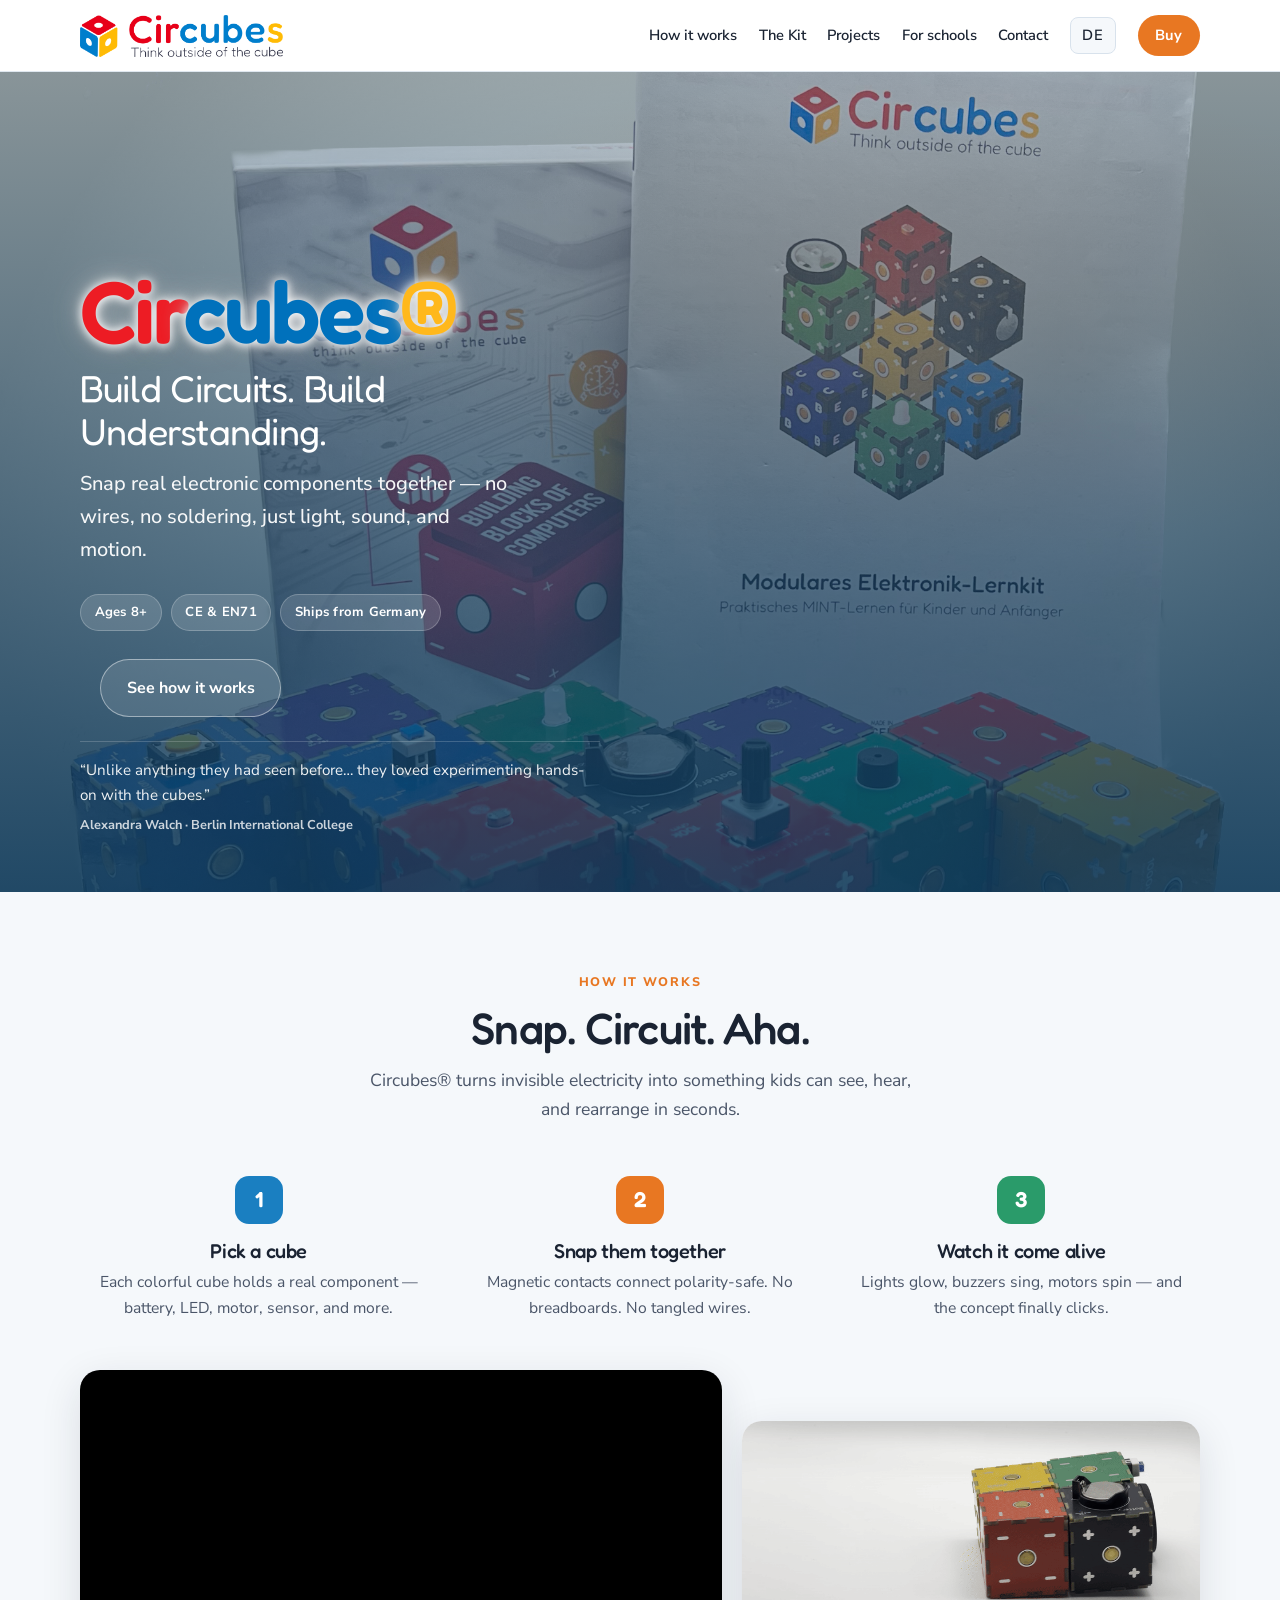
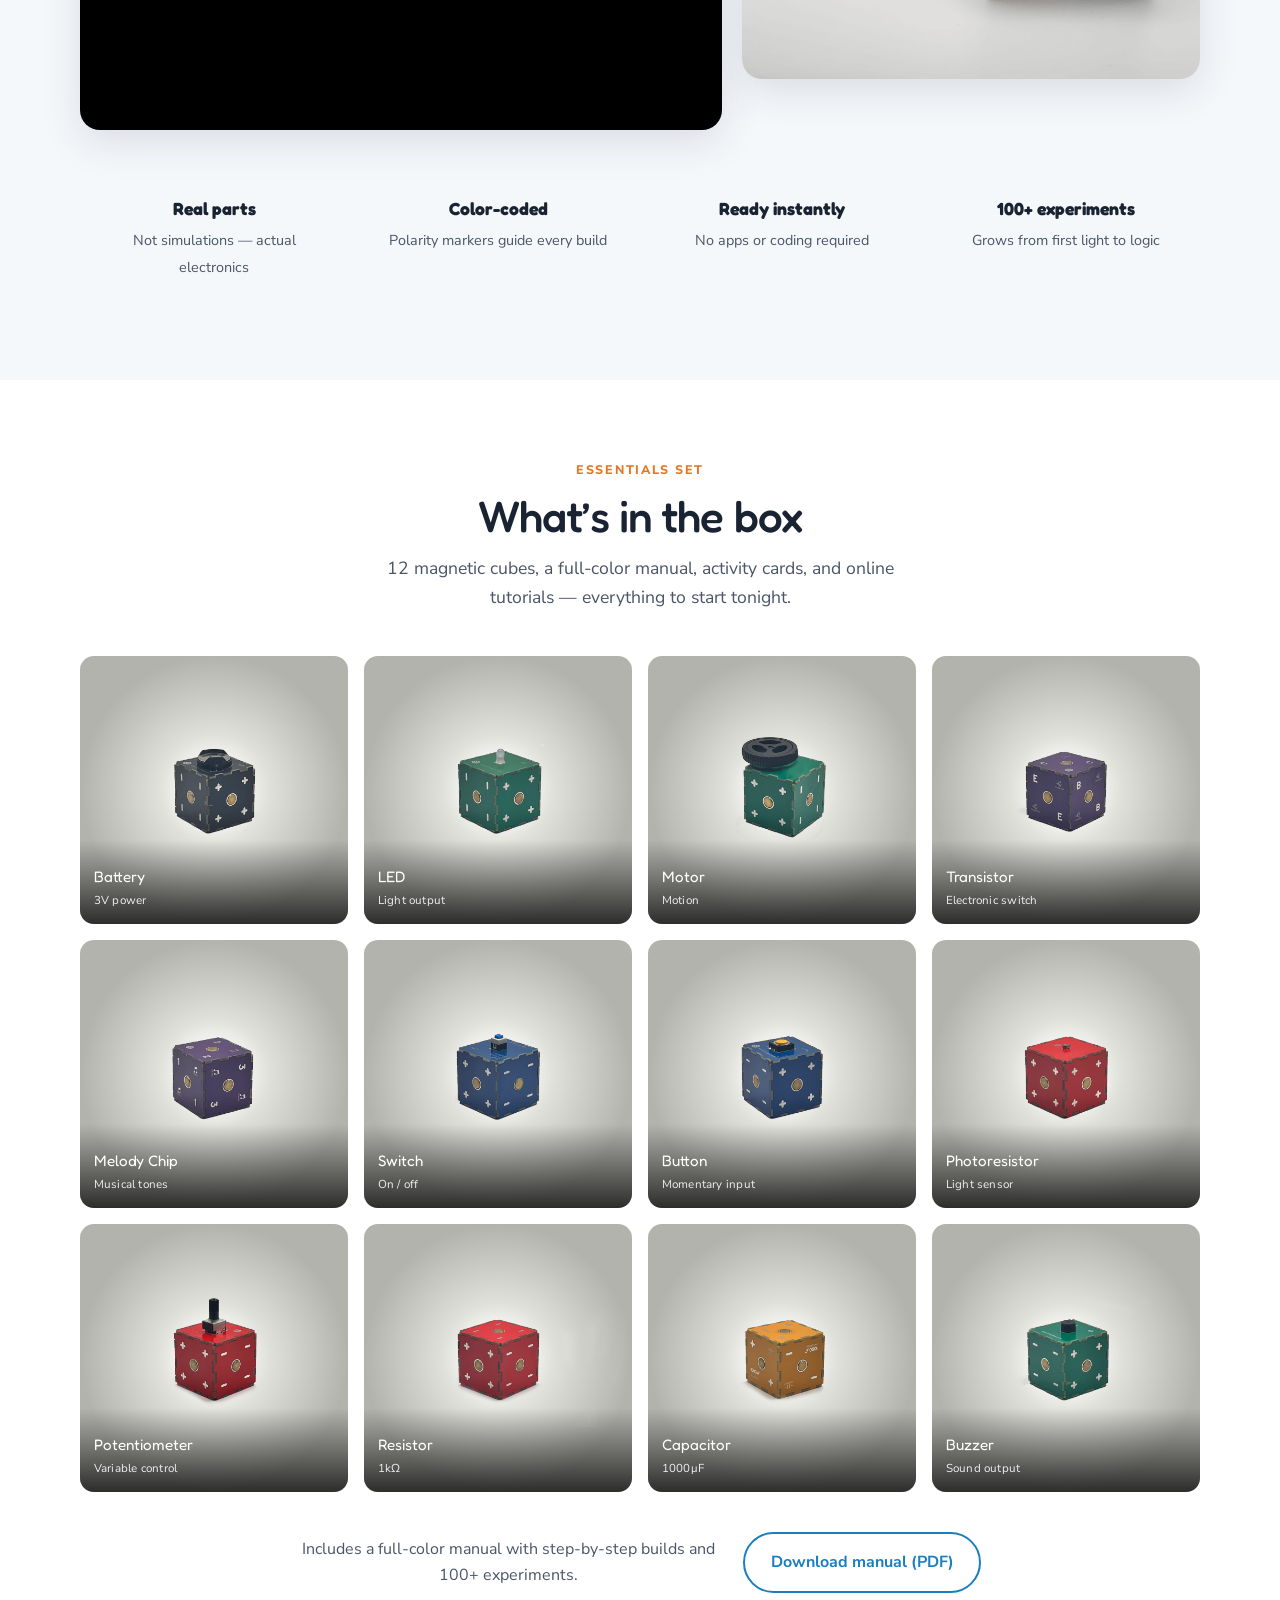
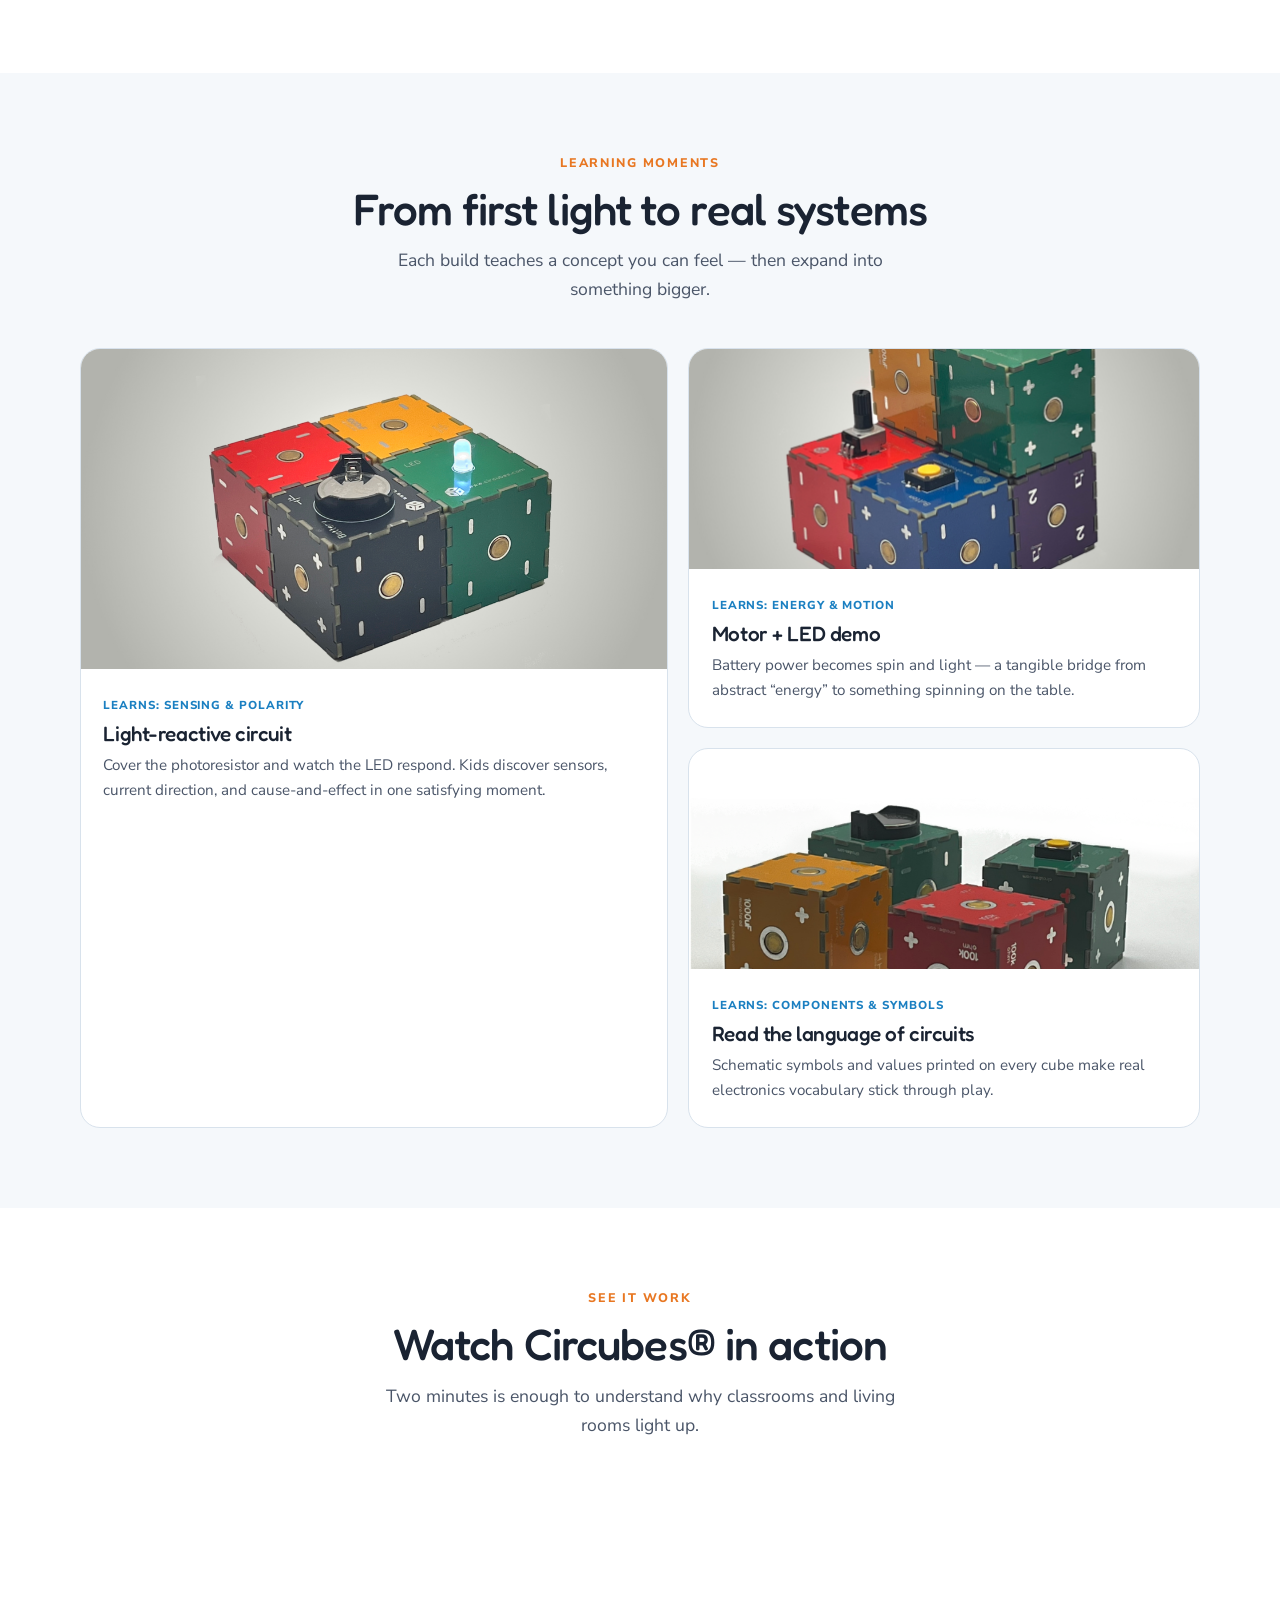
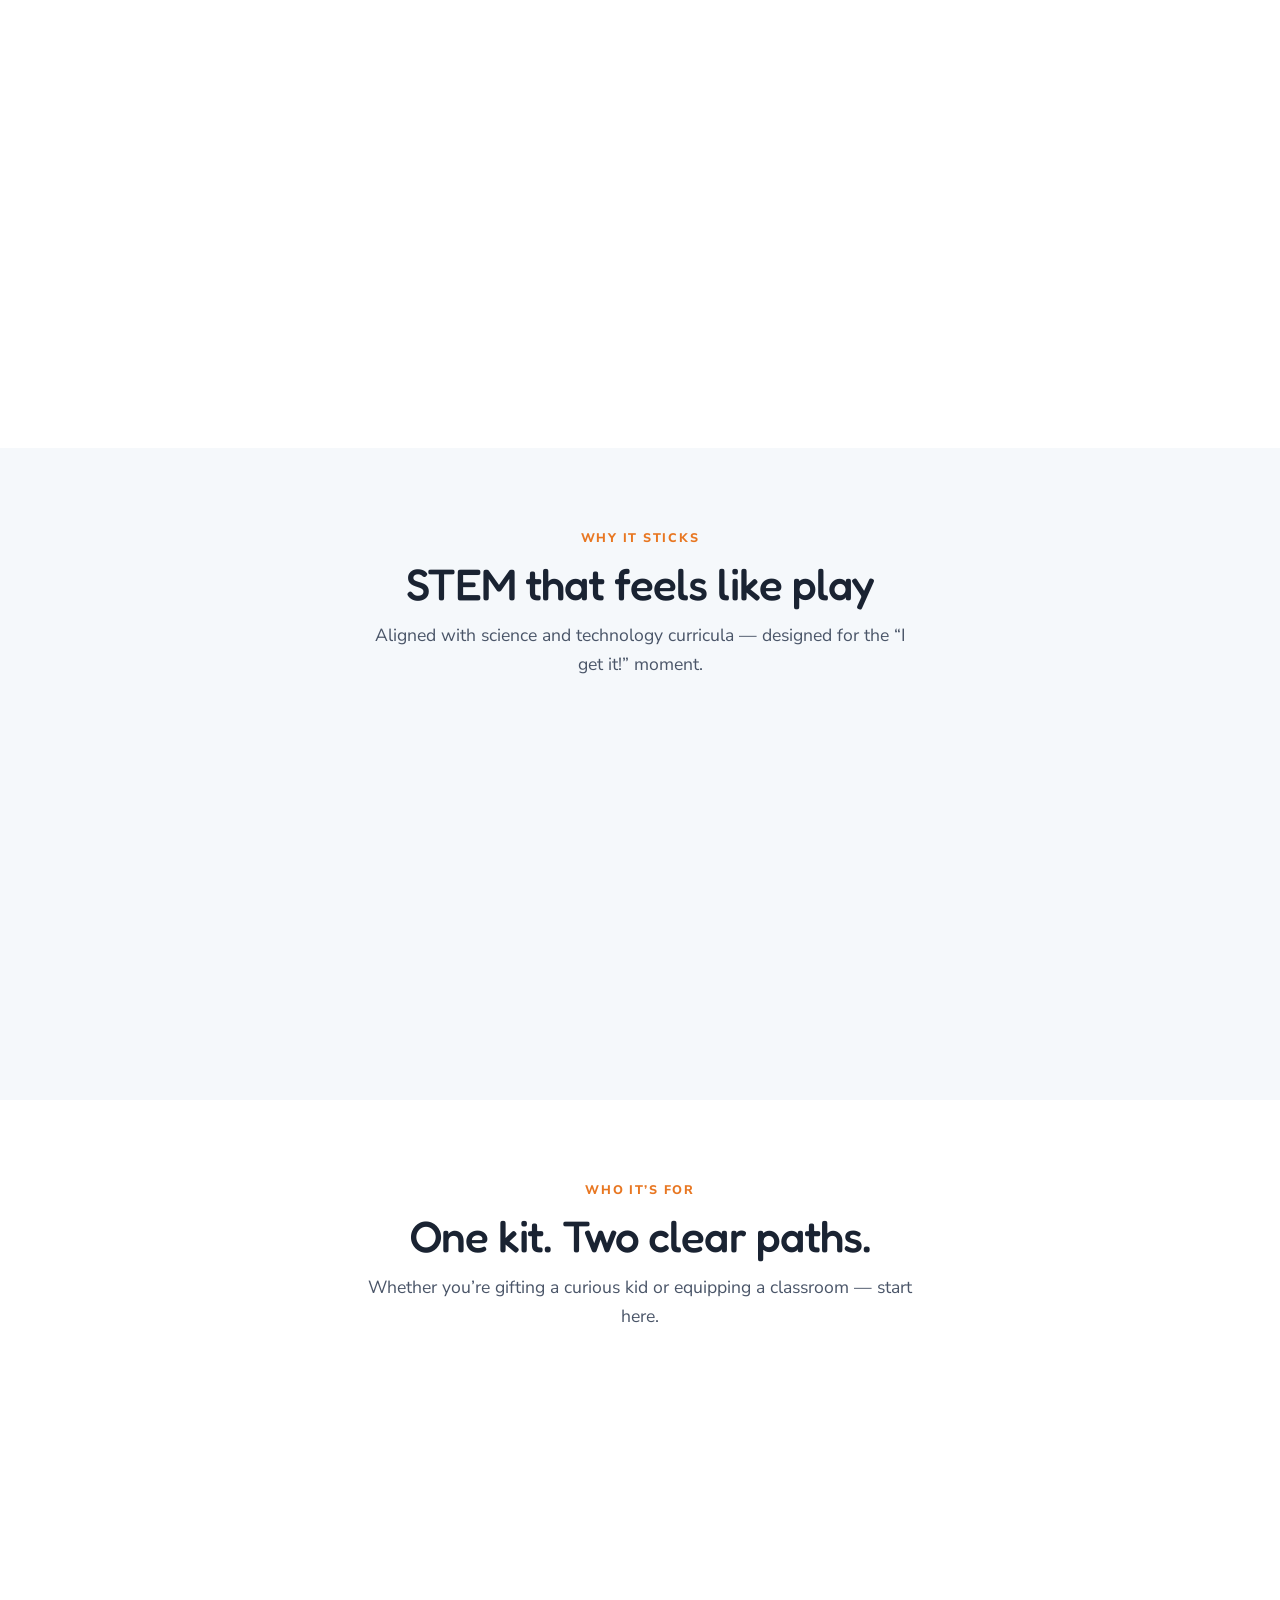
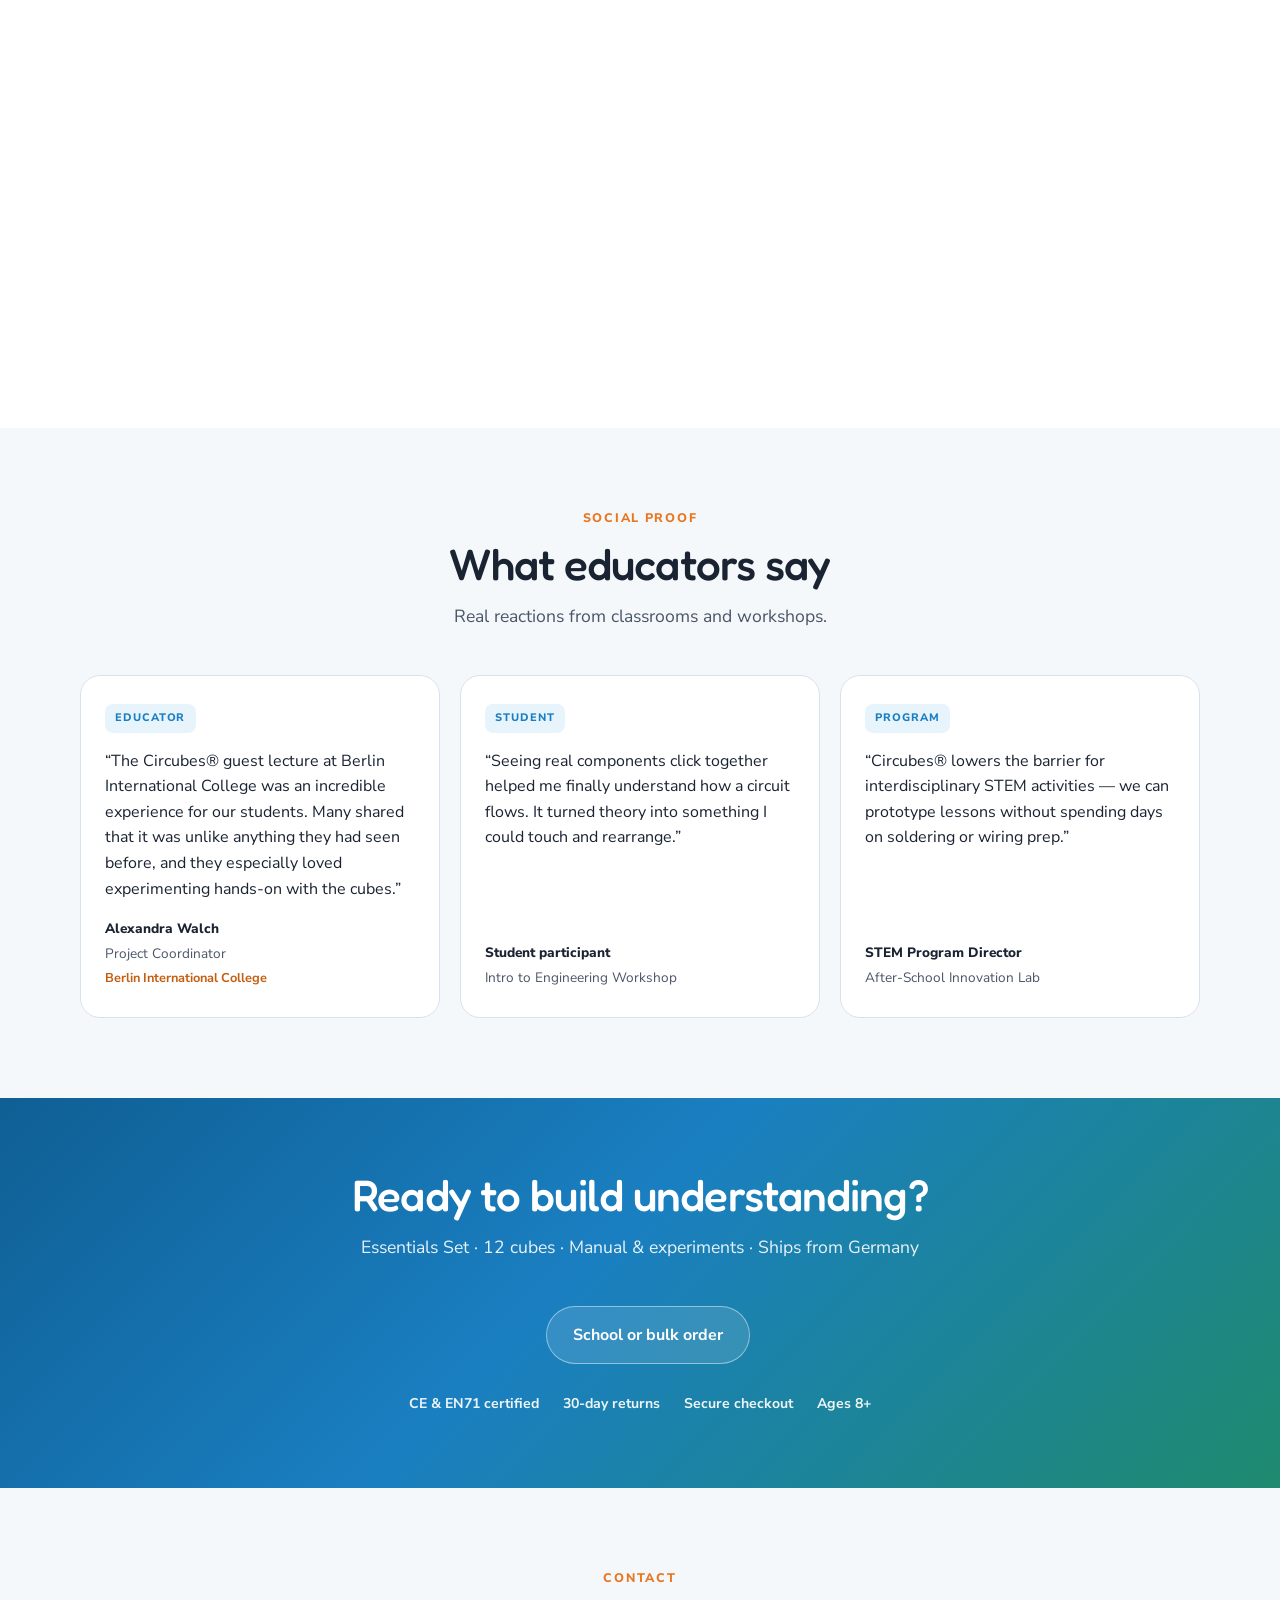
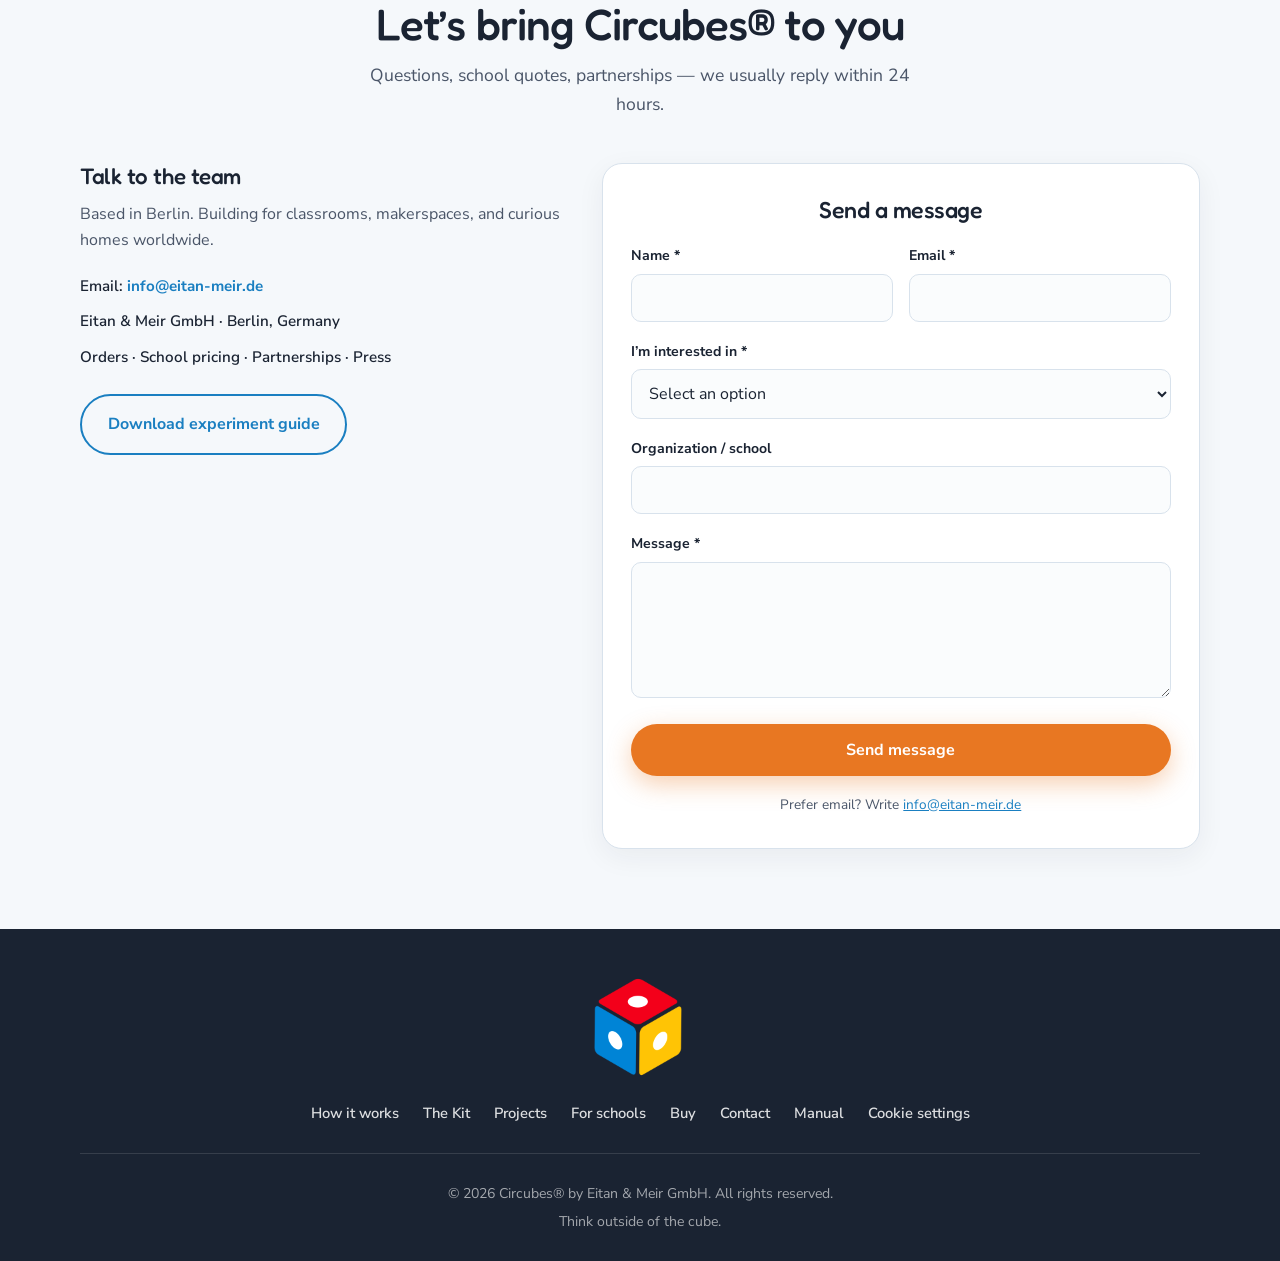
<file: index.html>
<!DOCTYPE html>
<html lang="en">

<head>
    <meta charset="UTF-8" />
    <meta name="viewport" content="width=device-width, initial-scale=1.0" />
    <meta name="description" content="Circubes® – Modular Electronics Learning Kit. Build circuits without wires or soldering. Perfect for STEM education, schools, and makers." />
    <title>Circubes® – Build Circuits. Build Understanding.</title>
    <script type="application/ld+json">
    {
      "@context": "https://schema.org",
      "@graph": [
        {
          "@type": "Organization",
          "@id": "https://www.circubes.com/#organization",
          "name": "Eitan & Meir GmbH",
          "url": "https://www.circubes.com/",
          "logo": {
            "@type": "ImageObject",
            "url": "https://www.circubes.com/logo_full_size.png",
            "width": "600",
            "height": "600"
          },
          "contactPoint": {
            "@type": "ContactPoint",
            "email": "info@eitan-meir.de",
            "contactType": "customer support"
          }
        },
        {
          "@type": "WebSite",
          "@id": "https://www.circubes.com/#website",
          "url": "https://www.circubes.com/",
          "name": "Circubes®",
          "description": "Modular Electronics Learning Kit. Build circuits without wires or soldering. Perfect for STEM education, schools, and makers.",
          "publisher": {
            "@id": "https://www.circubes.com/#organization"
          }
        },
        {
          "@type": "Product",
          "@id": "https://www.circubes.com/#mainproduct",
          "name": "Circubes® Essentials Set",
          "description": "A hands-on electronics learning kit made of 12 magnetic cubes. Each cube contains a real electronic component that snaps together to form complete working circuits. Safe, intuitive, and fun for all ages.",
          "image": [
            "https://www.circubes.com/img/hore.jpg",
            "https://www.circubes.com/img/battery.jpg",
            "https://www.circubes.com/img/led.jpg",
            "https://www.circubes.com/p2.png"
          ],
          "brand": {
            "@type": "Brand",
            "name": "Circubes®"
          },
          "offers": {
            "@type": "Offer",
            "url": "https://www.circubes.com/",
            "priceCurrency": "USD",
            "price": "99.00",
            "priceValidUntil": "2026-12-31",
            "availability": "https://schema.org/InStock",
            "itemCondition": "https://schema.org/NewCondition",
            "seller": {
              "@id": "https://www.circubes.com/#organization"
            },
            "shippingDetails": {
              "@type": "OfferShippingDetails",
              "shippingRate": {
                "@type": "MonetaryAmount",
                "value": "0",
                "currency": "USD"
              },
              "shippingDestination": [
                {
                  "@type": "DefinedRegion",
                  "addressCountry": "US"
                },
                {
                  "@type": "DefinedRegion",
                  "addressCountry": "DE"
                }
              ],
              "deliveryTime": {
                "@type": "ShippingDeliveryTime",
                "handlingTime": {
                  "@type": "QuantitativeValue",
                  "minValue": "0",
                  "maxValue": "2",
                  "unitCode": "DAY"
                },
                "transitTime": {
                  "@type": "QuantitativeValue",
                  "minValue": "3",
                  "maxValue": "7",
                  "unitCode": "DAY"
                }
              }
            },
            "hasMerchantReturnPolicy": {
              "@type": "MerchantReturnPolicy",
              "applicableCountry": "DE",
              "returnPolicyCategory": "https://schema.org/MerchantReturnFiniteReturnPeriod",
              "merchantReturnDays": 30,
              "returnMethod": "https://schema.org/ReturnByMail",
              "returnFees": "https://schema.org/FreeReturn"
            }
          },
          "aggregateRating": {
            "@type": "AggregateRating",
            "ratingValue": "5",
            "bestRating": "5",
            "ratingCount": "3"
          },
          "review": {
            "@type": "Review",
            "author": {
              "@type": "Person",
              "name": "Alexandra Walch"
            },
            "reviewRating": {
              "@type": "Rating",
              "ratingValue": "5",
              "bestRating": "5"
            },
            "reviewBody": "The Circubes® guest lecture at Berlin International College was an incredible experience for our students. Many shared that it was unlike anything they had seen before."
          },
          "category": "Educational Toy / Electronics Kit",
          "hasPart": [
            {
              "@type": "Thing",
              "name": "Battery Cube",
              "description": "3V Power Source for modular circuits.",
              "image": "https://www.circubes.com/img/battery.jpg"
            },
            {
              "@type": "Thing",
              "name": "LED Cube",
              "description": "Light emitting diode cube for visual feedback.",
              "image": "https://www.circubes.com/img/led.jpg"
            },
            {
              "@type": "Thing",
              "name": "Motor Cube",
              "description": "DC motor cube for motion experiments.",
              "image": "https://www.circubes.com/img/motor.jpg"
            },
            {
              "@type": "Thing",
              "name": "Transistor Cube",
              "description": "Electronic switch for logic and control.",
              "image": "https://www.circubes.com/img/transistor.jpg"
            },
            {
              "@type": "Thing",
              "name": "Melody Chip Cube",
              "description": "Integrated circuit for musical tones.",
              "image": "https://www.circubes.com/img/melody.jpg"
            },
            {
              "@type": "Thing",
              "name": "Switch Cube",
              "description": "Latching switch for power control.",
              "image": "https://www.circubes.com/img/switch.jpg"
            },
            {
              "@type": "Thing",
              "name": "Button Cube",
              "description": "Tactile momentary button for inputs.",
              "image": "https://www.circubes.com/img/button.jpg"
            },
            {
              "@type": "Thing",
              "name": "Photoresistor Cube",
              "description": "Light-dependent sensor for responsive circuits.",
              "image": "https://www.circubes.com/img/photoresistor.jpg"
            },
            {
              "@type": "Thing",
              "name": "Potentiometer Cube",
              "description": "Variable resistor for analog control.",
              "image": "https://www.circubes.com/img/potentiometer.jpg"
            },
            {
              "@type": "Thing",
              "name": "Resistor Cube",
              "description": "1kΩ fixed resistor for current limiting.",
              "image": "https://www.circubes.com/img/resistor.jpg"
            },
            {
              "@type": "Thing",
              "name": "Capacitor Cube",
              "description": "1000μF energy storage component.",
              "image": "https://www.circubes.com/img/capacitor.jpg"
            },
            {
              "@type": "Thing",
              "name": "Buzzer Cube",
              "description": "Acoustic signal output device.",
              "image": "https://www.circubes.com/img/buzzer.jpg"
            }
          ]
        }
      ]
    }
    </script>
    <link rel="preconnect" href="https://fonts.googleapis.com" />
    <link rel="preconnect" href="https://fonts.gstatic.com" crossorigin />
    <link href="https://fonts.googleapis.com/css2?family=Fredoka:wght@400..600&family=Nunito+Sans:opsz,wght@6..12,400;6..12,600;6..12,700;6..12,800&display=swap" rel="stylesheet">
    <link rel="stylesheet" href="styles.css" />
    <script async src="https://js.stripe.com/v3/buy-button.js"></script>
</head>

<body>
    <nav class="navbar" aria-label="Main">
        <div class="navbar-inner">
            <a href="#top" aria-label="Circubes home">
                <img src="logo_full_size.png" alt="Circubes®" class="navbar-logo" width="160" height="42">
            </a>
            <div class="navbar-menu">
                <a href="#how">How it works</a>
                <a href="#kit">The Kit</a>
                <a href="#projects">Projects</a>
                <a href="#paths">For schools</a>
                <a href="#contact">Contact</a>
                <a href="index-de.html" class="lang-switcher" hreflang="de" lang="de" title="Deutsch">DE</a>
                <a href="#buy" class="nav-buy">Buy</a>
            </div>
        </div>
    </nav>

    <header class="hero" id="top">
        <div class="hero-media" aria-hidden="true">
            <img src="img/hore.jpg" alt="" fetchpriority="high">
        </div>
        <div class="hero-content">
            <p class="brand-word" aria-label="Circubes"><span class="brand-cir">Cir</span><span class="brand-cubes">cubes</span><span class="brand-mark">®</span></p>
            <h1>Build Circuits. Build Understanding.</h1>
            <p class="hero-tagline">Snap real electronic components together — no wires, no soldering, just light, sound, and motion.</p>
            <div class="hero-meta" aria-label="Product highlights">
                <span class="meta-chip">Ages 8+</span> 
                <span class="meta-chip">CE &amp; EN71</span>
                <span class="meta-chip">Ships from Germany</span>
            </div>
            <div class="hero-actions">
                <stripe-buy-button
                    buy-button-id="buy_btn_1U52D9AJLxLrpm5qCvcIbwND"
                    publishable-key="pk_live_51SkRGAAJLxLrpm5qf7RqXzTUPRc53zvWkfSmdkyWSQ9QnMiZgFvE02sZ34ksSjhMv2gxTCOvYwGcNrn5qOR9tMCM00yjJifaCA"
                ></stripe-buy-button>
                <a href="#how" class="btn btn-ghost">See how it works</a>
            </div>
            <blockquote class="hero-quote">
                “Unlike anything they had seen before… they loved experimenting hands-on with the cubes.”
                <cite>Alexandra Walch · Berlin International College</cite>
            </blockquote>
        </div>
    </header>

    <section id="how" class="section-alt">
        <div class="container">
            <span class="section-eyebrow">How it works</span>
            <h2 class="section-heading">Snap. Circuit. Aha.</h2>
            <p class="section-sub">Circubes® turns invisible electricity into something kids can see, hear, and rearrange in seconds.</p>

            <div class="steps reveal">
                <div class="step">
                    <div class="step-num" aria-hidden="true">1</div>
                    <h3>Pick a cube</h3>
                    <p>Each colorful cube holds a real component — battery, LED, motor, sensor, and more.</p>
                </div>
                <div class="step">
                    <div class="step-num" aria-hidden="true">2</div>
                    <h3>Snap them together</h3>
                    <p>Magnetic contacts connect polarity-safe. No breadboards. No tangled wires.</p>
                </div>
                <div class="step">
                    <div class="step-num" aria-hidden="true">3</div>
                    <h3>Watch it come alive</h3>
                    <p>Lights glow, buzzers sing, motors spin — and the concept finally clicks.</p>
                </div>
            </div>

            <div class="how-media reveal">
                <div class="video-wrap">
                    <iframe src="https://www.youtube.com/embed/STNoo0Agtwc" title="How Circubes works" allow="accelerometer; autoplay; clipboard-write; encrypted-media; gyroscope; picture-in-picture; web-share" referrerpolicy="strict-origin-when-cross-origin" allowfullscreen loading="lazy"></iframe>
                </div>
                <div class="snap-demo">
                    <img src="2cubes.gif" alt="Two Circubes snapping together magnetically" width="520" height="390" loading="lazy">
                </div>
            </div>

            <div class="promise-row reveal">
                <div class="promise"><strong>Real parts</strong><span>Not simulations — actual electronics</span></div>
                <div class="promise"><strong>Color-coded</strong><span>Polarity markers guide every build</span></div>
                <div class="promise"><strong>Ready instantly</strong><span>No apps or coding required</span></div>
                <div class="promise"><strong>100+ experiments</strong><span>Grows from first light to logic</span></div>
            </div>
        </div>
    </section>

    <section id="kit">
        <div class="container">
            <span class="section-eyebrow">Essentials Set</span>
            <h2 class="section-heading">What’s in the box</h2>
            <p class="section-sub">12 magnetic cubes, a full-color manual, activity cards, and online tutorials — everything to start tonight.</p>

            <div class="kit-grid reveal">
                <div class="kit-item">
                    <img src="img/battery.jpg" loading="lazy" alt="Battery Cube">
                    <div class="kit-item-overlay"><p class="kit-item-name">Battery</p><p class="kit-item-desc">3V power</p></div>
                </div>
                <div class="kit-item">
                    <img src="img/led.jpg" loading="lazy" alt="LED Cube">
                    <div class="kit-item-overlay"><p class="kit-item-name">LED</p><p class="kit-item-desc">Light output</p></div>
                </div>
                <div class="kit-item">
                    <img src="img/motor.jpg" loading="lazy" alt="Motor Cube">
                    <div class="kit-item-overlay"><p class="kit-item-name">Motor</p><p class="kit-item-desc">Motion</p></div>
                </div>
                <div class="kit-item">
                    <img src="img/transistor.jpg" loading="lazy" alt="Transistor Cube">
                    <div class="kit-item-overlay"><p class="kit-item-name">Transistor</p><p class="kit-item-desc">Electronic switch</p></div>
                </div>
                <div class="kit-item">
                    <img src="img/melody.jpg" loading="lazy" alt="Melody Chip Cube">
                    <div class="kit-item-overlay"><p class="kit-item-name">Melody Chip</p><p class="kit-item-desc">Musical tones</p></div>
                </div>
                <div class="kit-item">
                    <img src="img/switch.jpg" loading="lazy" alt="Switch Cube">
                    <div class="kit-item-overlay"><p class="kit-item-name">Switch</p><p class="kit-item-desc">On / off</p></div>
                </div>
                <div class="kit-item">
                    <img src="img/button.jpg" loading="lazy" alt="Button Cube">
                    <div class="kit-item-overlay"><p class="kit-item-name">Button</p><p class="kit-item-desc">Momentary input</p></div>
                </div>
                <div class="kit-item">
                    <img src="img/photoresistor.jpg" loading="lazy" alt="Photoresistor Cube">
                    <div class="kit-item-overlay"><p class="kit-item-name">Photoresistor</p><p class="kit-item-desc">Light sensor</p></div>
                </div>
                <div class="kit-item">
                    <img src="img/potentiometer.jpg" loading="lazy" alt="Potentiometer Cube">
                    <div class="kit-item-overlay"><p class="kit-item-name">Potentiometer</p><p class="kit-item-desc">Variable control</p></div>
                </div>
                <div class="kit-item">
                    <img src="img/resistor.jpg" loading="lazy" alt="Resistor Cube">
                    <div class="kit-item-overlay"><p class="kit-item-name">Resistor</p><p class="kit-item-desc">1kΩ</p></div>
                </div>
                <div class="kit-item">
                    <img src="img/capacitor.jpg" loading="lazy" alt="Capacitor Cube">
                    <div class="kit-item-overlay"><p class="kit-item-name">Capacitor</p><p class="kit-item-desc">1000μF</p></div>
                </div>
                <div class="kit-item">
                    <img src="img/buzzer.jpg" loading="lazy" alt="Buzzer Cube">
                    <div class="kit-item-overlay"><p class="kit-item-name">Buzzer</p><p class="kit-item-desc">Sound output</p></div>
                </div>
            </div>

            <div class="kit-footer">
                <p>Includes a full-color manual with step-by-step builds and 100+ experiments.</p>
                <a href="u_manual_v2_en.pdf" download class="btn btn-outline">Download manual (PDF)</a>
            </div>
        </div>
    </section>

    <section id="projects" class="section-alt">
        <div class="container">
            <span class="section-eyebrow">Learning moments</span>
            <h2 class="section-heading">From first light to real systems</h2>
            <p class="section-sub">Each build teaches a concept you can feel — then expand into something bigger.</p>

            <div class="projects reveal">
                <article class="project project-featured">
                    <img src="img/sample-1.jpg" loading="lazy" alt="Light-reactive Circubes circuit with LED on">
                    <div class="project-body">
                        <span class="project-learn">Learns: sensing &amp; polarity</span>
                        <h3>Light-reactive circuit</h3>
                        <p>Cover the photoresistor and watch the LED respond. Kids discover sensors, current direction, and cause-and-effect in one satisfying moment.</p>
                    </div>
                </article>
                <article class="project">
                    <img src="img/sample-2.jpg" loading="lazy" alt="Motor and LED Circubes build">
                    <div class="project-body">
                        <span class="project-learn">Learns: energy &amp; motion</span>
                        <h3>Motor + LED demo</h3>
                        <p>Battery power becomes spin and light — a tangible bridge from abstract “energy” to something spinning on the table.</p>
                    </div>
                </article>
                <article class="project">
                    <img src="p2.png" loading="lazy" alt="Four Circubes showing capacitor, resistor, battery, and button">
                    <div class="project-body">
                        <span class="project-learn">Learns: components &amp; symbols</span>
                        <h3>Read the language of circuits</h3>
                        <p>Schematic symbols and values printed on every cube make real electronics vocabulary stick through play.</p>
                    </div>
                </article>
            </div>
        </div>
    </section>

    <section id="demo">
        <div class="container">
            <span class="section-eyebrow">See it work</span>
            <h2 class="section-heading">Watch Circubes® in action</h2>
            <p class="section-sub">Two minutes is enough to understand why classrooms and living rooms light up.</p>
            <div class="video-wrap reveal">
                <iframe src="https://www.youtube.com/embed/g3Nqts4KpuI" title="Circubes demo video" allow="accelerometer; autoplay; clipboard-write; encrypted-media; gyroscope; picture-in-picture; web-share" referrerpolicy="strict-origin-when-cross-origin" allowfullscreen loading="lazy"></iframe>
            </div>
        </div>
    </section>

    <section id="learn" class="section-alt">
        <div class="container">
            <span class="section-eyebrow">Why it sticks</span>
            <h2 class="section-heading">STEM that feels like play</h2>
            <p class="section-sub">Aligned with science and technology curricula — designed for the “I get it!” moment.</p>
            <div class="learn-grid reveal">
                <div class="learn-item">
                    <h3>Foundations first</h3>
                    <p>Current, polarity, and components become intuitive before formulas ever appear.</p>
                </div>
                <div class="learn-item">
                    <h3>Problem-solving</h3>
                    <p>Rebuild, debug, and iterate — the same loop engineers use, without the frustration of wiring.</p>
                </div>
                <div class="learn-item">
                    <h3>Curriculum-ready</h3>
                    <p>Fits physics, technology, and informatics from age 8 through intro engineering.</p>
                </div>
                <div class="learn-item">
                    <h3>Inclusive by design</h3>
                    <p>Hands-on and visual — strong for diverse learners, including non-verbal pathways.</p>
                </div>
                <div class="learn-item">
                    <h3>Safe &amp; certified</h3>
                    <p>CE and EN71 compliant, low-voltage, classroom-friendly from the first session.</p>
                </div>
                <div class="learn-item">
                    <h3>Grows with skill</h3>
                    <p>From blinking LEDs to transistor logic, timing, sensors, and measurement.</p>
                </div>
            </div>
        </div>
    </section>

    <section id="paths">
        <div class="container">
            <span class="section-eyebrow">Who it’s for</span>
            <h2 class="section-heading">One kit. Two clear paths.</h2>
            <p class="section-sub">Whether you’re gifting a curious kid or equipping a classroom — start here.</p>

            <div class="paths reveal">
                <div class="path-card path-home">
                    <h3>For home &amp; gifts</h3>
                    <p>The Essentials Set is ready out of the box — perfect for weekends, homeschool, and birthday “wow.”</p>
                    <ul class="path-list">
                        <li>Ages 8+ with adult curiosity welcome</li>
                        <li>First working circuit in minutes</li>
                        <li>Manual + 100+ experiments included</li>
                        <li>Screen-light STEM that beats another gadget</li>
                    </ul>
                    <div class="path-visual">
                        <img src="p2.png" loading="lazy" alt="Circubes Essentials components">
                    </div>
                    <div class="path-actions">
                        <a href="#buy" class="btn btn-primary">Buy Essentials Set</a>
                    </div>
                </div>
                <div class="path-card path-school">
                    <h3>For schools &amp; STEM</h3>
                    <p>Bring magnetic circuits into lessons, project weeks, and makerspaces — without hours of prep.</p>
                    <ul class="path-list">
                        <li>Fast setup for groups and stations</li>
                        <li>Maps to science &amp; technology goals</li>
                        <li>Bulk / classroom pricing available</li>
                        <li>Trusted by educators in Berlin and beyond</li>
                    </ul>
                    <div class="path-visual">
                        <img src="img/hore.jpg" loading="lazy" alt="Circubes kit with packaging and manual">
                    </div>
                    <div class="path-actions">
                        <a href="#contact" class="btn btn-dark">Request school pricing</a>
                        <a href="u_manual_v2_en.pdf" download class="btn btn-outline">Preview manual</a>
                    </div>
                </div>
            </div>
        </div>
    </section>

    <section id="testimonials" class="section-alt" aria-label="Educator testimonials">
        <div class="container">
            <span class="section-eyebrow">Social proof</span>
            <h2 class="section-heading">What educators say</h2>
            <p class="section-sub">Real reactions from classrooms and workshops.</p>
            <div class="testimonials-grid reveal">
                <div class="testimonial-card">
                    <span class="testimonial-badge">Educator</span>
                    <blockquote>“The Circubes® guest lecture at Berlin International College was an incredible experience for our students. Many shared that it was unlike anything they had seen before, and they especially loved experimenting hands-on with the cubes.”</blockquote>
                    <div class="testimonial-meta">
                        <span class="testimonial-author-name">Alexandra Walch</span>
                        <span class="testimonial-author-role">Project Coordinator</span>
                        <span class="testimonial-author-org">Berlin International College</span>
                    </div>
                </div>
                <div class="testimonial-card">
                    <span class="testimonial-badge">Student</span>
                    <blockquote>“Seeing real components click together helped me finally understand how a circuit flows. It turned theory into something I could touch and rearrange.”</blockquote>
                    <div class="testimonial-meta">
                        <span class="testimonial-author-name">Student participant</span>
                        <span class="testimonial-author-role">Intro to Engineering Workshop</span>
                    </div>
                </div>
                <div class="testimonial-card">
                    <span class="testimonial-badge">Program</span>
                    <blockquote>“Circubes® lowers the barrier for interdisciplinary STEM activities — we can prototype lessons without spending days on soldering or wiring prep.”</blockquote>
                    <div class="testimonial-meta">
                        <span class="testimonial-author-name">STEM Program Director</span>
                        <span class="testimonial-author-role">After-School Innovation Lab</span>
                    </div>
                </div>
            </div>
        </div>
    </section>

    <section class="buy-band" id="buy">
        <div class="container">
            <h2 class="section-heading">Ready to build understanding?</h2>
            <p class="section-sub">Essentials Set · 12 cubes · Manual &amp; experiments · Ships from Germany</p>
            <div class="buy-band-actions">
                <stripe-buy-button
                    buy-button-id="buy_btn_1U52D9AJLxLrpm5qCvcIbwND"
                    publishable-key="pk_live_51SkRGAAJLxLrpm5qf7RqXzTUPRc53zvWkfSmdkyWSQ9QnMiZgFvE02sZ34ksSjhMv2gxTCOvYwGcNrn5qOR9tMCM00yjJifaCA"
                ></stripe-buy-button>
                <a href="#contact" class="btn btn-ghost">School or bulk order</a>
            </div>
            <div class="trust-inline" aria-label="Purchase reassurances">
                <span>CE &amp; EN71 certified</span>
                <span>30-day returns</span>
                <span>Secure checkout</span>
                <span>Ages 8+</span>
            </div>
        </div>
    </section>

    <section id="contact" aria-label="Contact Circubes">
        <div class="container">
            <span class="section-eyebrow">Contact</span>
            <h2 class="section-heading">Let’s bring Circubes® to you</h2>
            <p class="section-sub">Questions, school quotes, partnerships — we usually reply within 24 hours.</p>

            <div class="contact-layout reveal">
                <aside class="contact-aside">
                    <h3>Talk to the team</h3>
                    <p>Based in Berlin. Building for classrooms, makerspaces, and curious homes worldwide.</p>
                    <ul class="contact-points">
                        <li>Email: <a href="mailto:info@eitan-meir.de">info@eitan-meir.de</a></li>
                        <li>Eitan &amp; Meir GmbH · Berlin, Germany</li>
                        <li>Orders · School pricing · Partnerships · Press</li>
                    </ul>
                    <a href="u_manual_v2_en.pdf" download class="btn btn-outline">Download experiment guide</a>
                </aside>

                <form id="contactForm" class="contact-form" action="https://formspree.io/f/xkgqddwl" method="POST">
                    <h3>Send a message</h3>
                    <div class="form-row">
                        <div class="form-field">
                            <label for="name">Name *</label>
                            <input type="text" id="name" name="name" required autocomplete="name">
                        </div>
                        <div class="form-field">
                            <label for="email">Email *</label>
                            <input type="email" id="email" name="email" required autocomplete="email">
                        </div>
                    </div>
                    <div class="form-field">
                        <label for="inquiry-type">I’m interested in *</label>
                        <select id="inquiry-type" name="inquiry-type" required>
                            <option value="">Select an option</option>
                            <option value="purchase">Purchase (home / gift)</option>
                            <option value="school-pricing">School / bulk pricing</option>
                            <option value="partnership">Partnership</option>
                            <option value="general">General inquiry</option>
                        </select>
                    </div>
                    <div class="form-field">
                        <label for="organization">Organization / school</label>
                        <input type="text" id="organization" name="organization" autocomplete="organization">
                    </div>
                    <div class="form-field">
                        <label for="message">Message *</label>
                        <textarea id="message" name="message" rows="5" required></textarea>
                    </div>
                    <button type="submit" class="btn btn-primary">Send message</button>
                    <div id="form-status"></div>
                    <p class="contact-note">Prefer email? Write <a href="mailto:info@eitan-meir.de">info@eitan-meir.de</a></p>
                </form>
            </div>
        </div>
    </section>

    <footer>
        <div class="container footer-content">
            <img src="logo_600.png" alt="Circubes®" class="footer-logo" width="100" height="100">
            <div class="footer-links">
                <a href="#how">How it works</a>
                <a href="#kit">The Kit</a>
                <a href="#projects">Projects</a>
                <a href="#paths">For schools</a>
                <a href="#buy">Buy</a>
                <a href="#contact">Contact</a>
                <a href="u_manual_v2_en.pdf" download>Manual</a>
                <a href="#" onclick="if(window.klaro){klaro.getManager().showSettings();} return false;">Cookie settings</a>
            </div>
            <div class="footer-bottom">
                <p>&copy; 2026 Circubes® by Eitan &amp; Meir GmbH. All rights reserved.</p>
                <p>Think outside of the cube.</p>
            </div>
        </div>
    </footer>

    <div class="sticky-buy" aria-label="Quick purchase">
        <div class="sticky-buy-info">
            <strong>Circubes® Essentials</strong>
            <span>Ages 8+</span>
        </div>
        <a href="#buy" class="btn btn-primary">Buy now</a>
    </div>

    <script defer type="application/javascript" src="klaro-config.js"></script>
    <script defer data-config="klaroConfig" type="application/javascript" src="https://cdn.kiprotect.com/klaro/v0.7/klaro.js"></script>
    <script type="text/plain" data-type="application/javascript" data-name="firebase-analytics" data-src="https://www.gstatic.com/firebasejs/9.22.0/firebase-app-compat.js"></script>
    <script type="text/plain" data-type="application/javascript" data-name="firebase-analytics" data-src="https://www.gstatic.com/firebasejs/9.22.0/firebase-analytics-compat.js"></script>
    <script type="text/plain" data-type="application/javascript" data-name="firebase-analytics">
(function(){var firebaseConfig={apiKey:"AIzaSyBNBEtOYZRJAmiLiCK-nIpiHN-g6RboDgg",authDomain:"circubes-com.firebaseapp.com",projectId:"circubes-com",storageBucket:"circubes-com.firebasestorage.app",messagingSenderId:"259395027197",appId:"1:259395027197:web:1aa814117cbd31df367e94",measurementId:"G-889BNYBK7F"};function init(){if(typeof firebase!=="undefined"&&firebase.app){firebase.initializeApp(firebaseConfig);firebase.analytics();}else{setTimeout(init,50);}}init();})();
    </script>
    <script>
    const form = document.getElementById('contactForm');
    const formStatus = document.getElementById('form-status');
    if (form) {
      form.addEventListener('submit', async function (e) {
        e.preventDefault();
        const submitButton = form.querySelector('button[type="submit"]');
        const originalText = submitButton.textContent;
        submitButton.textContent = 'Sending…';
        submitButton.disabled = true;
        try {
          const response = await fetch(form.action, {
            method: 'POST',
            body: new FormData(form),
            headers: { 'Accept': 'application/json' }
          });
          if (response.ok) {
            formStatus.style.display = 'block';
            formStatus.style.color = '#2a9b6a';
            formStatus.textContent = 'Thank you! Your message has been sent.';
            form.reset();
          } else {
            throw new Error('fail');
          }
        } catch (err) {
          formStatus.style.display = 'block';
          formStatus.style.color = '#d64545';
          formStatus.textContent = 'Something went wrong. Please email us directly.';
        } finally {
          submitButton.textContent = originalText;
          submitButton.disabled = false;
        }
      });
    }

    if ('IntersectionObserver' in window) {
      const io = new IntersectionObserver((entries) => {
        entries.forEach((entry) => {
          if (entry.isIntersecting) {
            entry.target.classList.add('is-visible');
            io.unobserve(entry.target);
          }
        });
      }, { rootMargin: '0px 0px -8% 0px', threshold: 0.12 });
      document.querySelectorAll('.reveal').forEach((el) => io.observe(el));
    } else {
      document.querySelectorAll('.reveal').forEach((el) => el.classList.add('is-visible'));
    }
    </script>
</body>
</html>
</file>
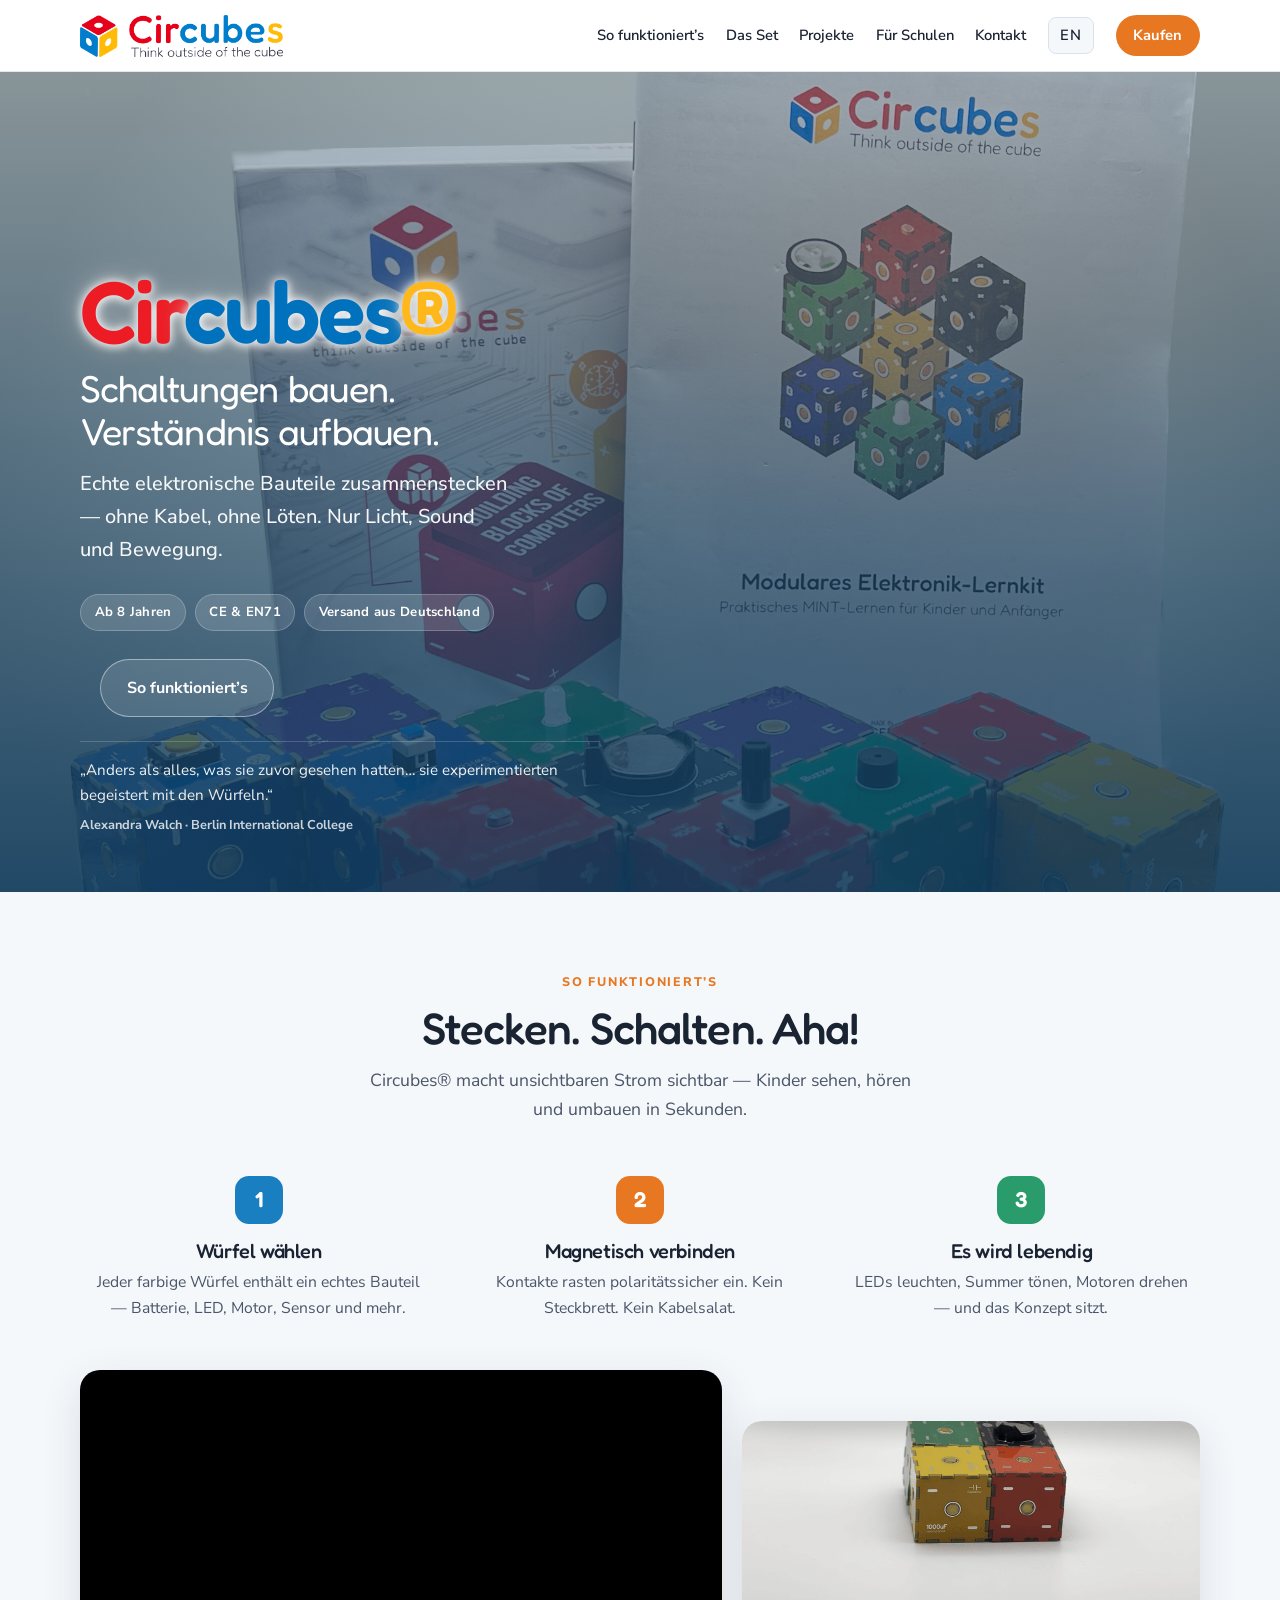
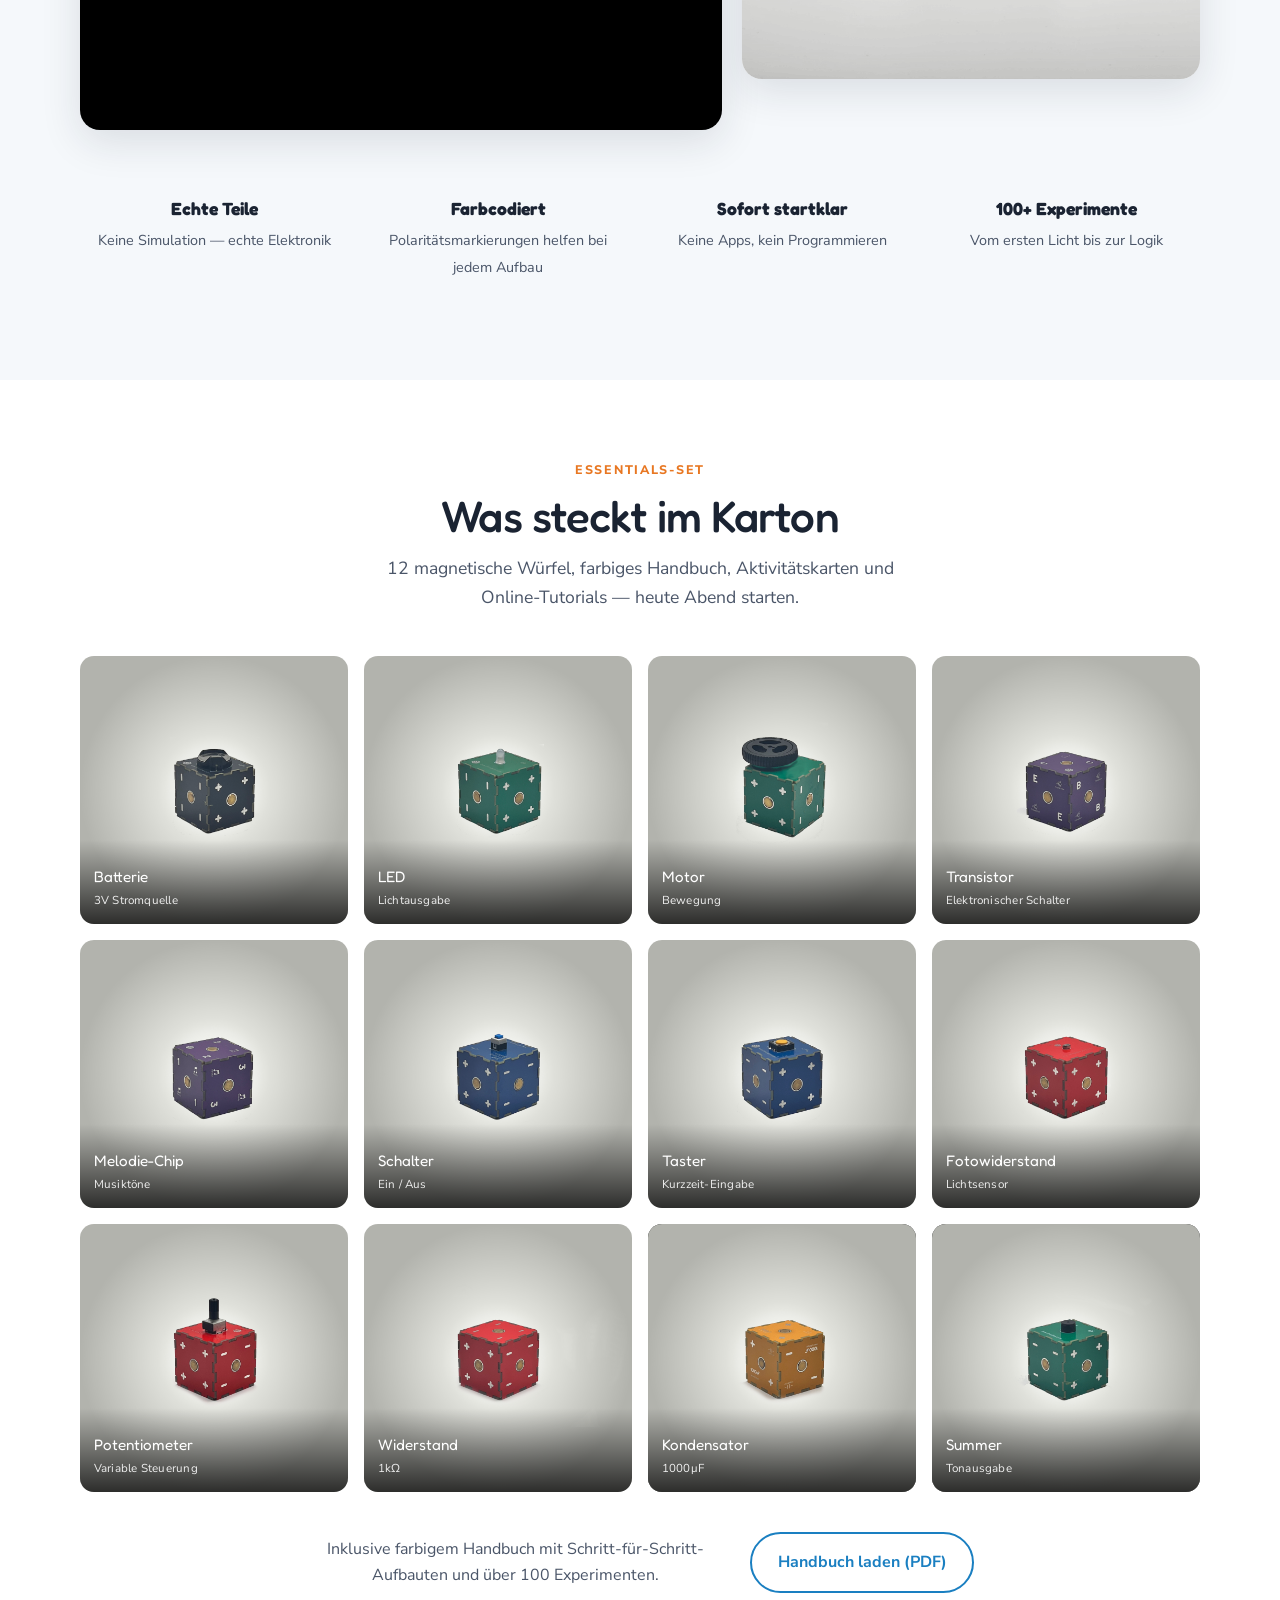
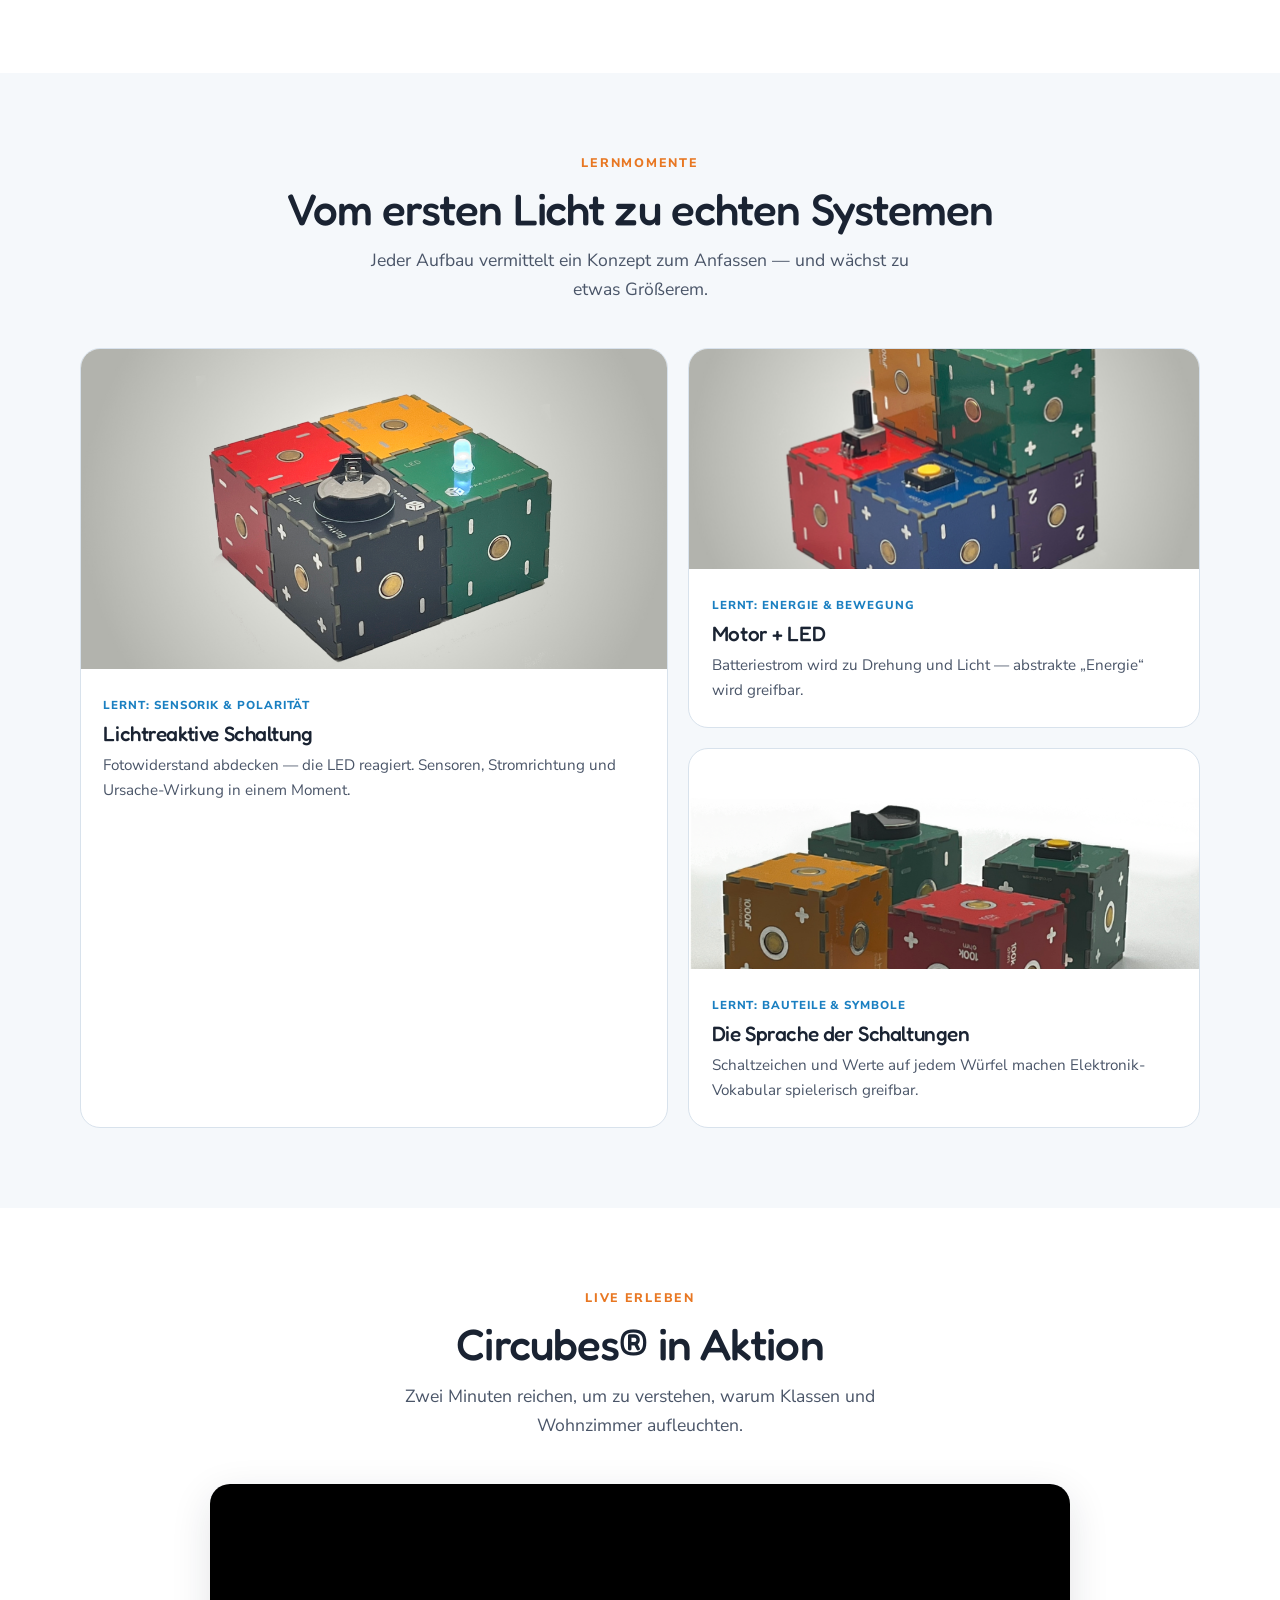
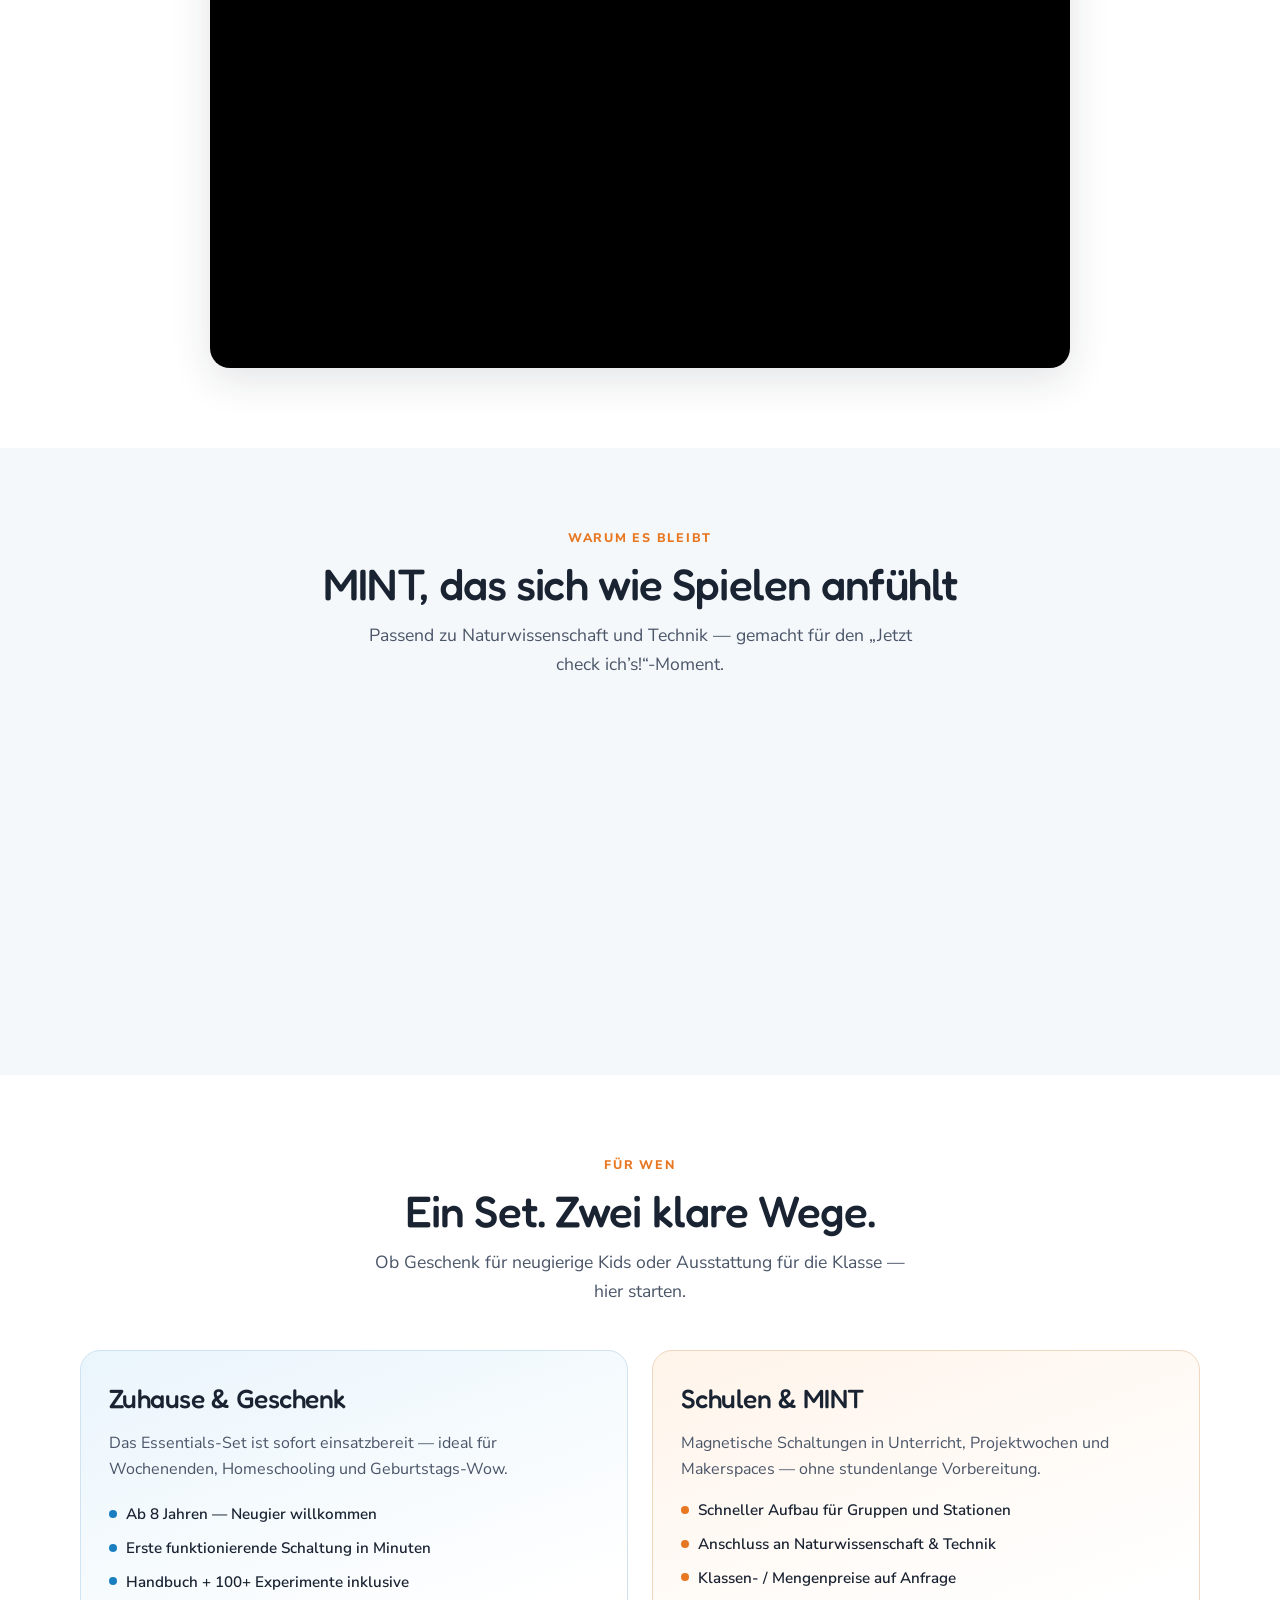
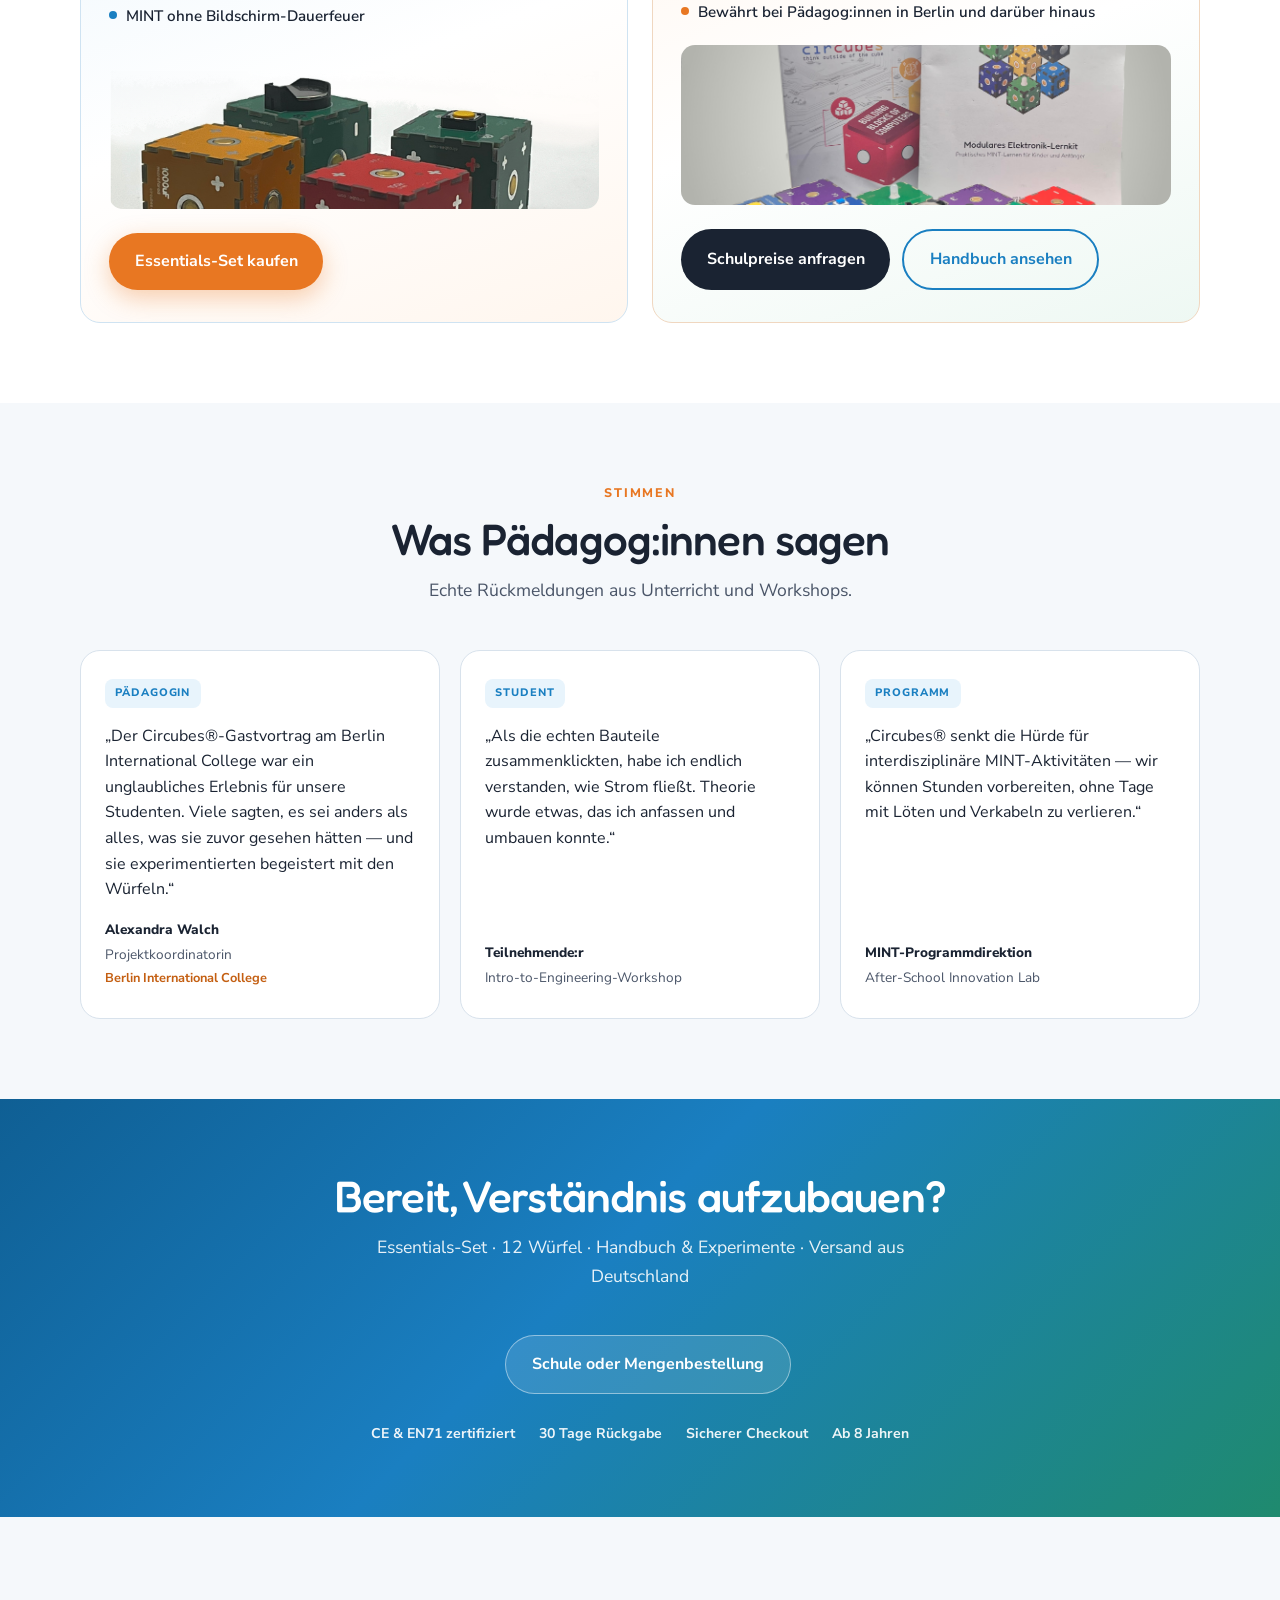
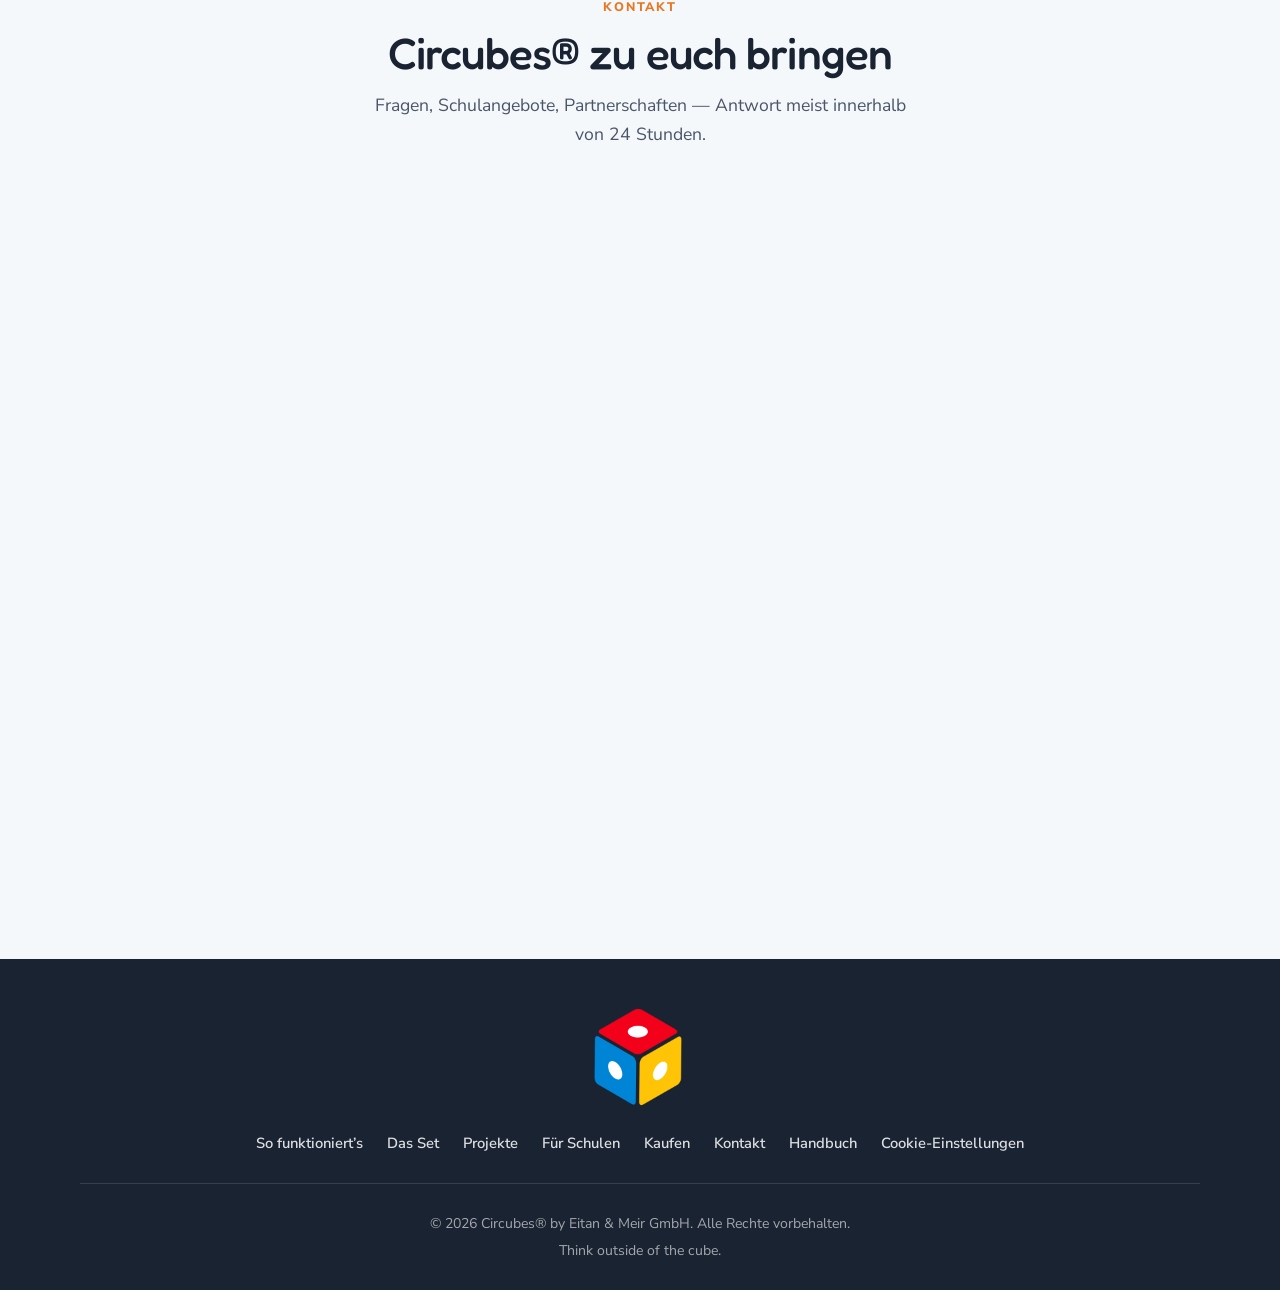
<file: index-de.html>
<!DOCTYPE html>
<html lang="de">

<head>
    <meta charset="UTF-8" />
    <meta name="viewport" content="width=device-width, initial-scale=1.0" />
    <meta name="description" content="Circubes® – Modulares Elektronik-Lernkit. Schaltungen bauen ohne Kabel oder Löten. Perfekt für MINT-Bildung, Schulen und Maker." />
    <title>Circubes® – Schaltungen bauen. Elektronik verstehen.</title>
    <script type="application/ld+json">
    {
      "@context": "https://schema.org",
      "@graph": [
        {
          "@type": "Organization",
          "@id": "https://www.circubes.com/index-de.html#organization",
          "name": "Eitan & Meir GmbH",
          "url": "https://www.circubes.com/index-de.html",
          "logo": {
            "@type": "ImageObject",
            "url": "https://www.circubes.com/logo_full_size.png",
            "width": "600",
            "height": "600"
          },
          "contactPoint": {
            "@type": "ContactPoint",
            "email": "info@eitan-meir.de",
            "contactType": "Kundenservice"
          }
        },
        {
          "@type": "WebSite",
          "@id": "https://www.circubes.com/index-de.html#website",
          "url": "https://www.circubes.com/index-de.html",
          "name": "Circubes",
          "description": "Modulares Elektronik-Lernkit. Schaltungen bauen ohne Kabel oder Löten. Perfekt für MINT-Bildung, Schulen und Maker.",
          "publisher": {
            "@id": "https://www.circubes.com/index-de.html#organization"
          }
        },
        {
          "@type": "Product",
          "@id": "https://www.circubes.com/index-de.html#mainproduct",
          "name": "Circubes Essentials-Set",
          "description": "Ein praxisorientiertes Elektronik-Lernkit aus 12 magnetischen Würfeln. Jeder Würfel enthält ein echtes elektronisches Bauteil, das sich zu funktionierenden Schaltungen zusammenstecken lässt. Sicher, intuitiv und spielerisch für jedes Alter.",
          "image": [
            "https://www.circubes.com/img/hore.jpg",
            "https://www.circubes.com/img/battery.jpg",
            "https://www.circubes.com/img/led.jpg",
            "https://www.circubes.com/p2.png"
          ],
          "brand": {
            "@type": "Brand",
            "name": "Circubes"
          },
          "offers": {
            "@type": "Offer",
            "url": "https://www.circubes.com/index-de.html",
            "priceCurrency": "USD",
            "price": "99.00",
            "priceValidUntil": "2026-12-31",
            "availability": "https://schema.org/InStock",
            "itemCondition": "https://schema.org/NewCondition",
            "seller": {
              "@id": "https://www.circubes.com/index-de.html#organization"
            },
            "shippingDetails": {
              "@type": "OfferShippingDetails",
              "shippingRate": {
                "@type": "MonetaryAmount",
                "value": "0",
                "currency": "USD"
              },
              "shippingDestination": [
                {
                  "@type": "DefinedRegion",
                  "addressCountry": "DE"
                },
                {
                  "@type": "DefinedRegion",
                  "addressCountry": "EU"
                }
              ],
              "deliveryTime": {
                "@type": "ShippingDeliveryTime",
                "handlingTime": {
                  "@type": "QuantitativeValue",
                  "minValue": "0",
                  "maxValue": "2",
                  "unitCode": "DAY"
                },
                "transitTime": {
                  "@type": "QuantitativeValue",
                  "minValue": "2",
                  "maxValue": "5",
                  "unitCode": "DAY"
                }
              }
            },
            "hasMerchantReturnPolicy": {
              "@type": "MerchantReturnPolicy",
              "applicableCountry": "DE",
              "returnPolicyCategory": "https://schema.org/MerchantReturnFiniteReturnPeriod",
              "merchantReturnDays": 30,
              "returnMethod": "https://schema.org/ReturnByMail",
              "returnFees": "https://schema.org/FreeReturn"
            }
          },
          "aggregateRating": {
            "@type": "AggregateRating",
            "ratingValue": "5",
            "bestRating": "5",
            "ratingCount": "3"
          },
          "review": {
            "@type": "Review",
            "author": {
              "@type": "Person",
              "name": "Alexandra Walch"
            },
            "reviewRating": {
              "@type": "Rating",
              "ratingValue": "5",
              "bestRating": "5"
            },
            "reviewBody": "Der Circubes-Gastvortrag am Berlin International College war ein unglaubliches Erlebnis für unsere Studenten. Viele sagten, es sei anders als alles, was sie zuvor gesehen hätten."
          },
          "category": "Lernspielzeug / Elektronik-Baukasten",
          "hasPart": [
            {
              "@type": "Thing",
              "name": "Batterie-Würfel",
              "description": "3V Stromquelle für modulare Schaltungen.",
              "image": "https://www.circubes.com/img/battery.jpg"
            },
            {
              "@type": "Thing",
              "name": "LED-Würfel",
              "description": "Leuchtdioden-Würfel für visuelles Feedback.",
              "image": "https://www.circubes.com/img/led.jpg"
            },
            {
              "@type": "Thing",
              "name": "Motor-Würfel",
              "description": "Gleichstrommotor-Würfel für Bewegungsexperimente.",
              "image": "https://www.circubes.com/img/motor.jpg"
            },
            {
              "@type": "Thing",
              "name": "Transistor-Würfel",
              "description": "Elektronischer Schalter für Logik und Steuerung.",
              "image": "https://www.circubes.com/img/transistor.jpg"
            },
            {
              "@type": "Thing",
              "name": "Melodie-Chip-Würfel",
              "description": "Integrierter Schaltkreis für musikalische Töne.",
              "image": "https://www.circubes.com/img/melody.jpg"
            },
            {
              "@type": "Thing",
              "name": "Schalter-Würfel",
              "description": "Rastender Schalter zur Stromsteuerung.",
              "image": "https://www.circubes.com/img/switch.jpg"
            },
            {
              "@type": "Thing",
              "name": "Taster-Würfel",
              "description": "Taktiler Taster für Eingaben.",
              "image": "https://www.circubes.com/img/button.jpg"
            },
            {
              "@type": "Thing",
              "name": "Fotowiderstand-Würfel",
              "description": "Lichtabhängiger Sensor für reaktive Schaltungen.",
              "image": "https://www.circubes.com/img/photoresistor.jpg"
            },
            {
              "@type": "Thing",
              "name": "Potentiometer-Würfel",
              "description": "Variabler Widerstand für analoge Steuerung.",
              "image": "https://www.circubes.com/img/potentiometer.jpg"
            },
            {
              "@type": "Thing",
              "name": "Widerstands-Würfel",
              "description": "1kΩ Festwiderstand zur Strombegrenzung.",
              "image": "https://www.circubes.com/img/resistor.jpg"
            },
            {
              "@type": "Thing",
              "name": "Kondensator-Würfel",
              "description": "1000μF Energiespeicher-Komponente.",
              "image": "https://www.circubes.com/img/capacitor.jpg"
            },
            {
              "@type": "Thing",
              "name": "Summer-Würfel",
              "description": "Akustisches Signalgeber-Modul.",
              "image": "https://www.circubes.com/img/buzzer.jpg"
            }
          ]
        }
      ]
    }
    </script>
    <link rel="preconnect" href="https://fonts.googleapis.com" />
    <link rel="preconnect" href="https://fonts.gstatic.com" crossorigin />
    <link href="https://fonts.googleapis.com/css2?family=Fredoka:wght@400..600&family=Nunito+Sans:opsz,wght@6..12,400;6..12,600;6..12,700;6..12,800&display=swap" rel="stylesheet">
    <link rel="stylesheet" href="styles.css" />
    <script async src="https://js.stripe.com/v3/buy-button.js"></script>
</head>

<body>
    <nav class="navbar" aria-label="Hauptnavigation">
        <div class="navbar-inner">
            <a href="#top" aria-label="Circubes Startseite">
                <img src="logo_full_size.png" alt="Circubes®" class="navbar-logo" width="160" height="42">
            </a>
            <div class="navbar-menu">
                <a href="#how">So funktioniert’s</a>
                <a href="#kit">Das Set</a>
                <a href="#projects">Projekte</a>
                <a href="#paths">Für Schulen</a>
                <a href="#contact">Kontakt</a>
                <a href="index.html" class="lang-switcher" hreflang="en" lang="en" title="English">EN</a>
                <a href="#buy" class="nav-buy">Kaufen</a>
            </div>
        </div>
    </nav>

    <header class="hero" id="top">
        <div class="hero-media" aria-hidden="true">
            <img src="img/hore.jpg" alt="" fetchpriority="high">
        </div>
        <div class="hero-content">
            <p class="brand-word" aria-label="Circubes"><span class="brand-cir">Cir</span><span class="brand-cubes">cubes</span><span class="brand-mark">®</span></p>
            <h1>Schaltungen bauen. Verständnis aufbauen.</h1>
            <p class="hero-tagline">Echte elektronische Bauteile zusammenstecken — ohne Kabel, ohne Löten. Nur Licht, Sound und Bewegung.</p>
            <div class="hero-meta" aria-label="Produkthighlights">
                <span class="meta-chip">Ab 8 Jahren</span> 
                <span class="meta-chip">CE &amp; EN71</span>
                <span class="meta-chip">Versand aus Deutschland</span>
            </div>
            <div class="hero-actions">
                <stripe-buy-button
                    buy-button-id="buy_btn_1U52D9AJLxLrpm5qCvcIbwND"
                    publishable-key="pk_live_51SkRGAAJLxLrpm5qf7RqXzTUPRc53zvWkfSmdkyWSQ9QnMiZgFvE02sZ34ksSjhMv2gxTCOvYwGcNrn5qOR9tMCM00yjJifaCA"
                ></stripe-buy-button>
                <a href="#how" class="btn btn-ghost">So funktioniert’s</a>
            </div>
            <blockquote class="hero-quote">
                „Anders als alles, was sie zuvor gesehen hatten… sie experimentierten begeistert mit den Würfeln.“
                <cite>Alexandra Walch · Berlin International College</cite>
            </blockquote>
        </div>
    </header>

    <section id="how" class="section-alt">
        <div class="container">
            <span class="section-eyebrow">So funktioniert’s</span>
            <h2 class="section-heading">Stecken. Schalten. Aha!</h2>
            <p class="section-sub">Circubes® macht unsichtbaren Strom sichtbar — Kinder sehen, hören und umbauen in Sekunden.</p>

            <div class="steps reveal">
                <div class="step">
                    <div class="step-num" aria-hidden="true">1</div>
                    <h3>Würfel wählen</h3>
                    <p>Jeder farbige Würfel enthält ein echtes Bauteil — Batterie, LED, Motor, Sensor und mehr.</p>
                </div>
                <div class="step">
                    <div class="step-num" aria-hidden="true">2</div>
                    <h3>Magnetisch verbinden</h3>
                    <p>Kontakte rasten polaritätssicher ein. Kein Steckbrett. Kein Kabelsalat.</p>
                </div>
                <div class="step">
                    <div class="step-num" aria-hidden="true">3</div>
                    <h3>Es wird lebendig</h3>
                    <p>LEDs leuchten, Summer tönen, Motoren drehen — und das Konzept sitzt.</p>
                </div>
            </div>

            <div class="how-media reveal">
                <div class="video-wrap">
                    <iframe src="https://www.youtube.com/embed/STNoo0Agtwc" title="So funktioniert Circubes" allow="accelerometer; autoplay; clipboard-write; encrypted-media; gyroscope; picture-in-picture; web-share" referrerpolicy="strict-origin-when-cross-origin" allowfullscreen loading="lazy"></iframe>
                </div>
                <div class="snap-demo">
                    <img src="2cubes.gif" alt="Zwei Circubes verbinden sich magnetisch" width="520" height="390" loading="lazy">
                </div>
            </div>

            <div class="promise-row reveal">
                <div class="promise"><strong>Echte Teile</strong><span>Keine Simulation — echte Elektronik</span></div>
                <div class="promise"><strong>Farbcodiert</strong><span>Polaritätsmarkierungen helfen bei jedem Aufbau</span></div>
                <div class="promise"><strong>Sofort startklar</strong><span>Keine Apps, kein Programmieren</span></div>
                <div class="promise"><strong>100+ Experimente</strong><span>Vom ersten Licht bis zur Logik</span></div>
            </div>
        </div>
    </section>

    <section id="kit">
        <div class="container">
            <span class="section-eyebrow">Essentials-Set</span>
            <h2 class="section-heading">Was steckt im Karton</h2>
            <p class="section-sub">12 magnetische Würfel, farbiges Handbuch, Aktivitätskarten und Online-Tutorials — heute Abend starten.</p>

            <div class="kit-grid reveal">
                <div class="kit-item">
                    <img src="img/battery.jpg" loading="lazy" alt="Batterie-Würfel">
                    <div class="kit-item-overlay"><p class="kit-item-name">Batterie</p><p class="kit-item-desc">3V Stromquelle</p></div>
                </div>
                <div class="kit-item">
                    <img src="img/led.jpg" loading="lazy" alt="LED-Würfel">
                    <div class="kit-item-overlay"><p class="kit-item-name">LED</p><p class="kit-item-desc">Lichtausgabe</p></div>
                </div>
                <div class="kit-item">
                    <img src="img/motor.jpg" loading="lazy" alt="Motor-Würfel">
                    <div class="kit-item-overlay"><p class="kit-item-name">Motor</p><p class="kit-item-desc">Bewegung</p></div>
                </div>
                <div class="kit-item">
                    <img src="img/transistor.jpg" loading="lazy" alt="Transistor-Würfel">
                    <div class="kit-item-overlay"><p class="kit-item-name">Transistor</p><p class="kit-item-desc">Elektronischer Schalter</p></div>
                </div>
                <div class="kit-item">
                    <img src="img/melody.jpg" loading="lazy" alt="Melodie-Chip-Würfel">
                    <div class="kit-item-overlay"><p class="kit-item-name">Melodie-Chip</p><p class="kit-item-desc">Musiktöne</p></div>
                </div>
                <div class="kit-item">
                    <img src="img/switch.jpg" loading="lazy" alt="Schalter-Würfel">
                    <div class="kit-item-overlay"><p class="kit-item-name">Schalter</p><p class="kit-item-desc">Ein / Aus</p></div>
                </div>
                <div class="kit-item">
                    <img src="img/button.jpg" loading="lazy" alt="Taster-Würfel">
                    <div class="kit-item-overlay"><p class="kit-item-name">Taster</p><p class="kit-item-desc">Kurzzeit-Eingabe</p></div>
                </div>
                <div class="kit-item">
                    <img src="img/photoresistor.jpg" loading="lazy" alt="Fotowiderstand-Würfel">
                    <div class="kit-item-overlay"><p class="kit-item-name">Fotowiderstand</p><p class="kit-item-desc">Lichtsensor</p></div>
                </div>
                <div class="kit-item">
                    <img src="img/potentiometer.jpg" loading="lazy" alt="Potentiometer-Würfel">
                    <div class="kit-item-overlay"><p class="kit-item-name">Potentiometer</p><p class="kit-item-desc">Variable Steuerung</p></div>
                </div>
                <div class="kit-item">
                    <img src="img/resistor.jpg" loading="lazy" alt="Widerstands-Würfel">
                    <div class="kit-item-overlay"><p class="kit-item-name">Widerstand</p><p class="kit-item-desc">1kΩ</p></div>
                </div>
                <div class="kit-item">
                    <img src="img/capacitor.jpg" loading="lazy" alt="Kondensator-Würfel">
                    <div class="kit-item-overlay"><p class="kit-item-name">Kondensator</p><p class="kit-item-desc">1000μF</p></div>
                </div>
                <div class="kit-item">
                    <img src="img/buzzer.jpg" loading="lazy" alt="Summer-Würfel">
                    <div class="kit-item-overlay"><p class="kit-item-name">Summer</p><p class="kit-item-desc">Tonausgabe</p></div>
                </div>
            </div>

            <div class="kit-footer">
                <p>Inklusive farbigem Handbuch mit Schritt-für-Schritt-Aufbauten und über 100 Experimenten.</p>
                <a href="u_manual_v2_en.pdf" download class="btn btn-outline">Handbuch laden (PDF)</a>
            </div>
        </div>
    </section>

    <section id="projects" class="section-alt">
        <div class="container">
            <span class="section-eyebrow">Lernmomente</span>
            <h2 class="section-heading">Vom ersten Licht zu echten Systemen</h2>
            <p class="section-sub">Jeder Aufbau vermittelt ein Konzept zum Anfassen — und wächst zu etwas Größerem.</p>

            <div class="projects reveal">
                <article class="project project-featured">
                    <img src="img/sample-1.jpg" loading="lazy" alt="Lichtreaktive Circubes-Schaltung mit LED">
                    <div class="project-body">
                        <span class="project-learn">Lernt: Sensorik &amp; Polarität</span>
                        <h3>Lichtreaktive Schaltung</h3>
                        <p>Fotowiderstand abdecken — die LED reagiert. Sensoren, Stromrichtung und Ursache-Wirkung in einem Moment.</p>
                    </div>
                </article>
                <article class="project">
                    <img src="img/sample-2.jpg" loading="lazy" alt="Motor- und LED-Aufbau mit Circubes">
                    <div class="project-body">
                        <span class="project-learn">Lernt: Energie &amp; Bewegung</span>
                        <h3>Motor + LED</h3>
                        <p>Batteriestrom wird zu Drehung und Licht — abstrakte „Energie“ wird greifbar.</p>
                    </div>
                </article>
                <article class="project">
                    <img src="p2.png" loading="lazy" alt="Vier Circubes mit Kondensator, Widerstand, Batterie und Taster">
                    <div class="project-body">
                        <span class="project-learn">Lernt: Bauteile &amp; Symbole</span>
                        <h3>Die Sprache der Schaltungen</h3>
                        <p>Schaltzeichen und Werte auf jedem Würfel machen Elektronik-Vokabular spielerisch greifbar.</p>
                    </div>
                </article>
            </div>
        </div>
    </section>

    <section id="demo">
        <div class="container">
            <span class="section-eyebrow">Live erleben</span>
            <h2 class="section-heading">Circubes® in Aktion</h2>
            <p class="section-sub">Zwei Minuten reichen, um zu verstehen, warum Klassen und Wohnzimmer aufleuchten.</p>
            <div class="video-wrap reveal">
                <iframe src="https://www.youtube.com/embed/g3Nqts4KpuI" title="Circubes Demo-Video (Deutsch)" allow="accelerometer; autoplay; clipboard-write; encrypted-media; gyroscope; picture-in-picture; web-share" referrerpolicy="strict-origin-when-cross-origin" allowfullscreen loading="lazy"></iframe>
            </div>
        </div>
    </section>

    <section id="learn" class="section-alt">
        <div class="container">
            <span class="section-eyebrow">Warum es bleibt</span>
            <h2 class="section-heading">MINT, das sich wie Spielen anfühlt</h2>
            <p class="section-sub">Passend zu Naturwissenschaft und Technik — gemacht für den „Jetzt check ich’s!“-Moment.</p>
            <div class="learn-grid reveal">
                <div class="learn-item">
                    <h3>Fundamente zuerst</h3>
                    <p>Strom, Polarität und Bauteile werden intuitiv — noch bevor Formeln auftauchen.</p>
                </div>
                <div class="learn-item">
                    <h3>Problemlösen</h3>
                    <p>Umbauen, debuggen, iterieren — der Ingenieurskreislauf, ohne Kabelfrust.</p>
                </div>
                <div class="learn-item">
                    <h3>Lehrplan-tauglich</h3>
                    <p>Passt zu Physik, Technik und Informatik ab 8 Jahren bis zum Einstieg Engineering.</p>
                </div>
                <div class="learn-item">
                    <h3>Inklusiv gestaltet</h3>
                    <p>Handlungsorientiert und visuell — stark für diverse Lernwege, auch nonverbal.</p>
                </div>
                <div class="learn-item">
                    <h3>Sicher &amp; zertifiziert</h3>
                    <p>CE- und EN71-konform, Niederspannung, ab der ersten Stunde unterrichtstauglich.</p>
                </div>
                <div class="learn-item">
                    <h3>Wächst mit</h3>
                    <p>Von blinkenden LEDs zu Transistorlogik, Timing, Sensoren und Messung.</p>
                </div>
            </div>
        </div>
    </section>

    <section id="paths">
        <div class="container">
            <span class="section-eyebrow">Für wen</span>
            <h2 class="section-heading">Ein Set. Zwei klare Wege.</h2>
            <p class="section-sub">Ob Geschenk für neugierige Kids oder Ausstattung für die Klasse — hier starten.</p>

            <div class="paths reveal">
                <div class="path-card path-home">
                    <h3>Zuhause &amp; Geschenk</h3>
                    <p>Das Essentials-Set ist sofort einsatzbereit — ideal für Wochenenden, Homeschooling und Geburtstags-Wow.</p>
                    <ul class="path-list">
                        <li>Ab 8 Jahren — Neugier willkommen</li>
                        <li>Erste funktionierende Schaltung in Minuten</li>
                        <li>Handbuch + 100+ Experimente inklusive</li>
                        <li>MINT ohne Bildschirm-Dauerfeuer</li>
                    </ul>
                    <div class="path-visual">
                        <img src="p2.png" loading="lazy" alt="Circubes Essentials Komponenten">
                    </div>
                    <div class="path-actions">
                        <a href="#buy" class="btn btn-primary">Essentials-Set kaufen</a>
                    </div>
                </div>
                <div class="path-card path-school">
                    <h3>Schulen &amp; MINT</h3>
                    <p>Magnetische Schaltungen in Unterricht, Projektwochen und Makerspaces — ohne stundenlange Vorbereitung.</p>
                    <ul class="path-list">
                        <li>Schneller Aufbau für Gruppen und Stationen</li>
                        <li>Anschluss an Naturwissenschaft &amp; Technik</li>
                        <li>Klassen- / Mengenpreise auf Anfrage</li>
                        <li>Bewährt bei Pädagog:innen in Berlin und darüber hinaus</li>
                    </ul>
                    <div class="path-visual">
                        <img src="img/hore.jpg" loading="lazy" alt="Circubes-Set mit Verpackung und Handbuch">
                    </div>
                    <div class="path-actions">
                        <a href="#contact" class="btn btn-dark">Schulpreise anfragen</a>
                        <a href="u_manual_v2_en.pdf" download class="btn btn-outline">Handbuch ansehen</a>
                    </div>
                </div>
            </div>
        </div>
    </section>

    <section id="testimonials" class="section-alt" aria-label="Stimmen aus der Bildung">
        <div class="container">
            <span class="section-eyebrow">Stimmen</span>
            <h2 class="section-heading">Was Pädagog:innen sagen</h2>
            <p class="section-sub">Echte Rückmeldungen aus Unterricht und Workshops.</p>
            <div class="testimonials-grid reveal">
                <div class="testimonial-card">
                    <span class="testimonial-badge">Pädagogin</span>
                    <blockquote>„Der Circubes®-Gastvortrag am Berlin International College war ein unglaubliches Erlebnis für unsere Studenten. Viele sagten, es sei anders als alles, was sie zuvor gesehen hätten — und sie experimentierten begeistert mit den Würfeln.“</blockquote>
                    <div class="testimonial-meta">
                        <span class="testimonial-author-name">Alexandra Walch</span>
                        <span class="testimonial-author-role">Projektkoordinatorin</span>
                        <span class="testimonial-author-org">Berlin International College</span>
                    </div>
                </div>
                <div class="testimonial-card">
                    <span class="testimonial-badge">Student</span>
                    <blockquote>„Als die echten Bauteile zusammenklickten, habe ich endlich verstanden, wie Strom fließt. Theorie wurde etwas, das ich anfassen und umbauen konnte.“</blockquote>
                    <div class="testimonial-meta">
                        <span class="testimonial-author-name">Teilnehmende:r</span>
                        <span class="testimonial-author-role">Intro-to-Engineering-Workshop</span>
                    </div>
                </div>
                <div class="testimonial-card">
                    <span class="testimonial-badge">Programm</span>
                    <blockquote>„Circubes® senkt die Hürde für interdisziplinäre MINT-Aktivitäten — wir können Stunden vorbereiten, ohne Tage mit Löten und Verkabeln zu verlieren.“</blockquote>
                    <div class="testimonial-meta">
                        <span class="testimonial-author-name">MINT-Programmdirektion</span>
                        <span class="testimonial-author-role">After-School Innovation Lab</span>
                    </div>
                </div>
            </div>
        </div>
    </section>

    <section class="buy-band" id="buy">
        <div class="container">
            <h2 class="section-heading">Bereit, Verständnis aufzubauen?</h2>
            <p class="section-sub">Essentials-Set · 12 Würfel · Handbuch &amp; Experimente · Versand aus Deutschland</p>
            <div class="buy-band-actions">
                <stripe-buy-button
                    buy-button-id="buy_btn_1U52D9AJLxLrpm5qCvcIbwND"
                    publishable-key="pk_live_51SkRGAAJLxLrpm5qf7RqXzTUPRc53zvWkfSmdkyWSQ9QnMiZgFvE02sZ34ksSjhMv2gxTCOvYwGcNrn5qOR9tMCM00yjJifaCA"
                ></stripe-buy-button>
                <a href="#contact" class="btn btn-ghost">Schule oder Mengenbestellung</a>
            </div>
            <div class="trust-inline" aria-label="Kaufsicherheit">
                <span>CE &amp; EN71 zertifiziert</span>
                <span>30 Tage Rückgabe</span>
                <span>Sicherer Checkout</span>
                <span>Ab 8 Jahren</span>
            </div>
        </div>
    </section>

    <section id="contact" aria-label="Kontakt Circubes">
        <div class="container">
            <span class="section-eyebrow">Kontakt</span>
            <h2 class="section-heading">Circubes® zu euch bringen</h2>
            <p class="section-sub">Fragen, Schulangebote, Partnerschaften — Antwort meist innerhalb von 24 Stunden.</p>

            <div class="contact-layout reveal">
                <aside class="contact-aside">
                    <h3>Direkt ans Team</h3>
                    <p>Sitz in Berlin. Für Klassenzimmer, Makerspaces und neugierige Zuhause weltweit.</p>
                    <ul class="contact-points">
                        <li>E-Mail: <a href="mailto:info@eitan-meir.de">info@eitan-meir.de</a></li>
                        <li>Eitan &amp; Meir GmbH · Berlin, Deutschland</li>
                        <li>Bestellungen · Schulpreise · Partnerschaften · Presse</li>
                    </ul>
                    <a href="u_manual_v2_en.pdf" download class="btn btn-outline">Experimentleitfaden laden</a>
                </aside>

                <form id="contactForm" class="contact-form" action="https://formspree.io/f/xkgqddwl" method="POST">
                    <h3>Nachricht senden</h3>
                    <div class="form-row">
                        <div class="form-field">
                            <label for="name">Name *</label>
                            <input type="text" id="name" name="name" required autocomplete="name">
                        </div>
                        <div class="form-field">
                            <label for="email">E-Mail *</label>
                            <input type="email" id="email" name="email" required autocomplete="email">
                        </div>
                    </div>
                    <div class="form-field">
                        <label for="inquiry-type">Ich interessiere mich für *</label>
                        <select id="inquiry-type" name="inquiry-type" required>
                            <option value="">Bitte wählen</option>
                            <option value="purchase">Kauf (Zuhause / Geschenk)</option>
                            <option value="school-pricing">Schul- / Mengenpreise</option>
                            <option value="partnership">Partnerschaft</option>
                            <option value="general">Allgemeine Anfrage</option>
                        </select>
                    </div>
                    <div class="form-field">
                        <label for="organization">Organisation / Schule</label>
                        <input type="text" id="organization" name="organization" autocomplete="organization">
                    </div>
                    <div class="form-field">
                        <label for="message">Nachricht *</label>
                        <textarea id="message" name="message" rows="5" required></textarea>
                    </div>
                    <button type="submit" class="btn btn-primary">Nachricht senden</button>
                    <div id="form-status"></div>
                    <p class="contact-note">Lieber per E-Mail? Schreib an <a href="mailto:info@eitan-meir.de">info@eitan-meir.de</a></p>
                </form>
            </div>
        </div>
    </section>

    <footer>
        <div class="container footer-content">
            <img src="logo_600.png" alt="Circubes®" class="footer-logo" width="100" height="100">
            <div class="footer-links">
                <a href="#how">So funktioniert’s</a>
                <a href="#kit">Das Set</a>
                <a href="#projects">Projekte</a>
                <a href="#paths">Für Schulen</a>
                <a href="#buy">Kaufen</a>
                <a href="#contact">Kontakt</a>
                <a href="u_manual_v2_en.pdf" download>Handbuch</a>
                <a href="#" onclick="if(window.klaro){klaro.getManager().showSettings();} return false;">Cookie-Einstellungen</a>
            </div>
            <div class="footer-bottom">
                <p>&copy; 2026 Circubes® by Eitan &amp; Meir GmbH. Alle Rechte vorbehalten.</p>
                <p>Think outside of the cube.</p>
            </div>
        </div>
    </footer>

    <div class="sticky-buy" aria-label="Schnellkauf">
        <div class="sticky-buy-info">
            <strong>Circubes® Essentials</strong>
            <span>Ab 8 Jahren</span>
        </div>
        <a href="#buy" class="btn btn-primary">Jetzt kaufen</a>
    </div>

    <script defer type="application/javascript" src="klaro-config.js"></script>
    <script defer data-config="klaroConfig" type="application/javascript" src="https://cdn.kiprotect.com/klaro/v0.7/klaro.js"></script>
    <script type="text/plain" data-type="application/javascript" data-name="firebase-analytics" data-src="https://www.gstatic.com/firebasejs/9.22.0/firebase-app-compat.js"></script>
    <script type="text/plain" data-type="application/javascript" data-name="firebase-analytics" data-src="https://www.gstatic.com/firebasejs/9.22.0/firebase-analytics-compat.js"></script>
    <script type="text/plain" data-type="application/javascript" data-name="firebase-analytics">
(function(){var firebaseConfig={apiKey:"AIzaSyBNBEtOYZRJAmiLiCK-nIpiHN-g6RboDgg",authDomain:"circubes-com.firebaseapp.com",projectId:"circubes-com",storageBucket:"circubes-com.firebasestorage.app",messagingSenderId:"259395027197",appId:"1:259395027197:web:1aa814117cbd31df367e94",measurementId:"G-889BNYBK7F"};function init(){if(typeof firebase!=="undefined"&&firebase.app){firebase.initializeApp(firebaseConfig);firebase.analytics();}else{setTimeout(init,50);}}init();})();
    </script>
    <script>
    const form = document.getElementById('contactForm');
    const formStatus = document.getElementById('form-status');
    if (form) {
      form.addEventListener('submit', async function (e) {
        e.preventDefault();
        const submitButton = form.querySelector('button[type="submit"]');
        const originalText = submitButton.textContent;
        submitButton.textContent = 'Wird gesendet…';
        submitButton.disabled = true;
        try {
          const response = await fetch(form.action, {
            method: 'POST',
            body: new FormData(form),
            headers: { 'Accept': 'application/json' }
          });
          if (response.ok) {
            formStatus.style.display = 'block';
            formStatus.style.color = '#2a9b6a';
            formStatus.textContent = 'Danke! Deine Nachricht wurde gesendet.';
            form.reset();
          } else {
            throw new Error('fail');
          }
        } catch (err) {
          formStatus.style.display = 'block';
          formStatus.style.color = '#d64545';
          formStatus.textContent = 'Etwas ist schiefgelaufen. Bitte schreib uns per E-Mail.';
        } finally {
          submitButton.textContent = originalText;
          submitButton.disabled = false;
        }
      });
    }

    if ('IntersectionObserver' in window) {
      const io = new IntersectionObserver((entries) => {
        entries.forEach((entry) => {
          if (entry.isIntersecting) {
            entry.target.classList.add('is-visible');
            io.unobserve(entry.target);
          }
        });
      }, { rootMargin: '0px 0px -8% 0px', threshold: 0.12 });
      document.querySelectorAll('.reveal').forEach((el) => io.observe(el));
    } else {
      document.querySelectorAll('.reveal').forEach((el) => el.classList.add('is-visible'));
    }
    </script>
</body>
</html>
</file>
<file: styles.css>
/* Circubes® — Educational toy site */
:root {
  --blue: #1a7fc1;
  --blue-deep: #0f5f94;
  --orange: #e87722;
  --orange-deep: #c45f12;
  --yellow: #e6b800;
  --green: #2a9b6a;
  --red: #d64545;
  --ink: #1a2332;
  --ink-soft: #4a5568;
  --paper: #f5f8fb;
  --white: #ffffff;
  --line: #d8e2ec;
  --font-display: "Fredoka", system-ui, sans-serif;
  --font-body: "Nunito Sans", system-ui, sans-serif;
  --shadow: 0 12px 40px rgba(26, 35, 50, 0.12);
  --radius: 20px;
  --max: 1120px;
  --nav-h: 72px;
  --ease: cubic-bezier(0.22, 1, 0.36, 1);
}

* { box-sizing: border-box; }

html { scroll-behavior: smooth; }

body {
  margin: 0;
  font-family: var(--font-body);
  color: var(--ink);
  background: var(--white);
  line-height: 1.65;
  font-weight: 400;
  -webkit-font-smoothing: antialiased;
}

img { max-width: 100%; height: auto; display: block; }

a { color: var(--blue); }

h1, h2, h3, .brand-word {
  font-family: var(--font-display);
  font-weight: 500;
  line-height: 1.15;
  letter-spacing: -0.02em;
}

.container {
  width: min(100% - 2.5rem, var(--max));
  margin-inline: auto;
}

/* —— Nav —— */
.navbar {
  position: sticky;
  top: 0;
  z-index: 1000;
  height: var(--nav-h);
  background: rgba(255, 255, 255, 0.92);
  backdrop-filter: blur(12px);
  border-bottom: 1px solid rgba(216, 226, 236, 0.8);
}

.navbar-inner {
  height: 100%;
  width: min(100% - 2rem, var(--max));
  margin-inline: auto;
  display: flex;
  align-items: center;
  justify-content: space-between;
  gap: 1rem;
}

.navbar-logo { height: 42px; width: auto; }

.navbar-menu {
  display: flex;
  align-items: center;
  gap: 1.35rem;
  flex-wrap: wrap;
}

.navbar-menu a {
  text-decoration: none;
  color: var(--ink);
  font-weight: 600;
  font-size: 0.92rem;
  transition: color 0.2s var(--ease);
}

.navbar-menu a:hover { color: var(--blue); }

.lang-switcher {
  padding: 0.35rem 0.7rem;
  font-size: 0.75rem;
  font-weight: 700;
  letter-spacing: 0.06em;
  text-transform: uppercase;
  color: var(--ink-soft);
  background: var(--paper);
  border: 1px solid var(--line);
  border-radius: 8px;
  text-decoration: none !important;
}

.lang-switcher:hover {
  color: var(--blue);
  border-color: var(--blue);
  background: #eef6fc;
}

.nav-buy {
  display: inline-flex;
  align-items: center;
  padding: 0.55rem 1.1rem !important;
  background: var(--orange) !important;
  color: var(--white) !important;
  border-radius: 999px;
  font-weight: 700 !important;
}

.nav-buy:hover { background: var(--orange-deep) !important; color: var(--white) !important; }

/* —— Hero —— */
.hero {
  position: relative;
  min-height: min(92vh, 820px);
  display: grid;
  align-items: end;
  color: var(--white);
  overflow: hidden;
  background: #0d3a5c;
}

.hero-media {
  position: absolute;
  inset: 0;
  z-index: 0;
}

.hero-media img {
  width: 100%;
  height: 100%;
  object-fit: cover;
  object-position: center 40%;
  transform: scale(1.02);
  animation: hero-drift 18s var(--ease) infinite alternate;
}

@keyframes hero-drift {
  from { transform: scale(1.02) translateY(0); }
  to { transform: scale(1.06) translateY(-1.5%); }
}

.hero-media::after {
  content: "";
  position: absolute;
  inset: 0;
  background:
    linear-gradient(180deg, rgba(13, 58, 92, 0.25) 0%, rgba(13, 58, 92, 0.55) 45%, rgba(13, 58, 92, 0.88) 100%),
    radial-gradient(ellipse 80% 50% at 70% 30%, rgba(232, 119, 34, 0.18), transparent 60%);
}

.hero-content {
  position: relative;
  z-index: 1;
  width: min(100% - 2.5rem, var(--max));
  margin: 0 auto;
  padding: 5.5rem 0 3.5rem;
}

.brand-word {
  font-size: clamp(2.8rem, 8vw, 5.5rem);
  margin: 0 0 0.35rem;
  font-weight: 600;
  letter-spacing: -0.03em;
  text-shadow:
    0 0 12px rgba(255, 255, 255, 0.95),
    0 0 28px rgba(255, 255, 255, 0.7),
    0 2px 8px rgba(255, 255, 255, 0.55),
    0 4px 24px rgba(0, 0, 0, 0.35);
}

.brand-word .brand-cir { color: #ed1c24; }
.brand-word .brand-cubes { color: #0071bc; }
.brand-word .brand-mark { color: #ffb81c; }

.hero h1 {
  font-size: clamp(1.55rem, 3.4vw, 2.35rem);
  margin: 0 0 0.85rem;
  font-weight: 400;
  max-width: 18ch;
}

.hero-tagline {
  margin: 0 0 1.75rem;
  font-size: clamp(1.05rem, 2vw, 1.25rem);
  max-width: 36ch;
  opacity: 0.95;
  font-weight: 500;
}

.hero-actions {
  display: flex;
  flex-wrap: wrap;
  align-items: center;
  gap: 1rem 1.25rem;
  margin-bottom: 1.5rem;
}

.hero-meta {
  display: flex;
  flex-wrap: wrap;
  gap: 0.55rem;
  margin-bottom: 1.75rem;
}

.meta-chip {
  display: inline-flex;
  align-items: center;
  gap: 0.35rem;
  padding: 0.4rem 0.85rem;
  border-radius: 999px;
  background: rgba(255, 255, 255, 0.14);
  border: 1px solid rgba(255, 255, 255, 0.22);
  font-size: 0.82rem;
  font-weight: 700;
  letter-spacing: 0.02em;
}

.hero-quote {
  max-width: 520px;
  margin: 0;
  padding: 1rem 0 0;
  border-top: 1px solid rgba(255, 255, 255, 0.2);
  font-size: 0.95rem;
  opacity: 0.92;
}

.hero-quote cite {
  display: block;
  margin-top: 0.4rem;
  font-style: normal;
  font-weight: 700;
  font-size: 0.8rem;
  opacity: 0.85;
}

/* —— Buttons —— */
.btn {
  display: inline-flex;
  align-items: center;
  justify-content: center;
  gap: 0.5rem;
  padding: 0.95rem 1.6rem;
  border-radius: 999px;
  font-family: var(--font-body);
  font-weight: 700;
  font-size: 1rem;
  text-decoration: none;
  border: none;
  cursor: pointer;
  transition: transform 0.25s var(--ease), background 0.2s, box-shadow 0.25s;
}

.btn:hover { transform: translateY(-2px); }

.btn-primary {
  background: var(--orange);
  color: var(--white);
  box-shadow: 0 8px 24px rgba(232, 119, 34, 0.35);
}

.btn-primary:hover { background: var(--orange-deep); color: var(--white); }

.btn-ghost {
  background: rgba(255, 255, 255, 0.12);
  color: var(--white);
  border: 1.5px solid rgba(255, 255, 255, 0.45);
}

.btn-ghost:hover { background: rgba(255, 255, 255, 0.22); color: var(--white); }

.btn-outline {
  background: transparent;
  color: var(--blue);
  border: 2px solid var(--blue);
}

.btn-outline:hover { background: var(--blue); color: var(--white); }

.btn-dark {
  background: var(--ink);
  color: var(--white);
}

.btn-dark:hover { background: #0d141f; color: var(--white); }

/* —— Sections —— */
section {
  padding: 5rem 0;
  scroll-margin-top: calc(var(--nav-h) + 12px);
}

.section-alt { background: var(--paper); }

.section-eyebrow {
  display: block;
  text-align: center;
  font-size: 0.78rem;
  font-weight: 800;
  letter-spacing: 0.14em;
  text-transform: uppercase;
  color: var(--orange);
  margin-bottom: 0.65rem;
}

.section-heading {
  font-size: clamp(1.9rem, 4vw, 2.75rem);
  text-align: center;
  margin: 0 0 0.75rem;
  color: var(--ink);
}

.section-sub {
  text-align: center;
  color: var(--ink-soft);
  font-size: 1.1rem;
  max-width: 560px;
  margin: 0 auto 2.75rem;
}

/* —— How it works —— */
.steps {
  display: grid;
  grid-template-columns: repeat(3, 1fr);
  gap: 1.5rem;
  margin-bottom: 2.5rem;
}

.step {
  text-align: center;
  padding: 0.5rem;
}

.step-num {
  width: 48px;
  height: 48px;
  margin: 0 auto 1rem;
  border-radius: 14px;
  display: grid;
  place-items: center;
  font-family: var(--font-display);
  font-size: 1.35rem;
  font-weight: 600;
  color: var(--white);
  background: var(--blue);
}

.step:nth-child(2) .step-num { background: var(--orange); }
.step:nth-child(3) .step-num { background: var(--green); }

.step h3 {
  margin: 0 0 0.45rem;
  font-size: 1.25rem;
}

.step p {
  margin: 0;
  color: var(--ink-soft);
  font-size: 0.98rem;
}

.how-media {
  display: grid;
  grid-template-columns: 1.4fr 1fr;
  gap: 1.25rem;
  align-items: center;
  margin: 0.5rem 0 0;
}

.how-media .video-wrap {
  max-width: none;
  margin: 0;
  width: 100%;
}

.how-media .snap-demo {
  max-width: none;
  margin: 0;
  width: 100%;
}

.snap-demo {
  max-width: 520px;
  margin: 0 auto;
  border-radius: var(--radius);
  overflow: hidden;
  box-shadow: var(--shadow);
  background: var(--white);
}

.snap-demo img {
  width: 100%;
  animation: snap-pulse 3.5s var(--ease) infinite;
}

@keyframes snap-pulse {
  0%, 100% { transform: scale(1); }
  50% { transform: scale(1.015); }
}

.promise-row {
  display: grid;
  grid-template-columns: repeat(4, 1fr);
  gap: 1rem;
  margin-top: 2.75rem;
}

.promise {
  text-align: center;
  padding: 1.25rem 1rem;
}

.promise strong {
  display: block;
  font-family: var(--font-display);
  font-size: 1.1rem;
  margin-bottom: 0.25rem;
  color: var(--ink);
}

.promise span {
  font-size: 0.9rem;
  color: var(--ink-soft);
}

/* —— Kit —— */
.kit-grid {
  display: grid;
  grid-template-columns: repeat(4, 1fr);
  gap: 1rem;
}

.kit-item {
  position: relative;
  border-radius: 14px;
  overflow: hidden;
  background: #111;
  aspect-ratio: 1;
}

.kit-item img {
  width: 100%;
  height: 100%;
  object-fit: cover;
  transition: transform 0.55s var(--ease);
}

.kit-item:hover img { transform: scale(1.06); }

.kit-item-overlay {
  position: absolute;
  inset: auto 0 0 0;
  padding: 1.5rem 0.85rem 0.85rem;
  background: linear-gradient(to top, rgba(0, 0, 0, 0.75), transparent);
  color: var(--white);
}

.kit-item-name {
  font-family: var(--font-display);
  font-size: 0.95rem;
  margin: 0;
}

.kit-item-desc {
  margin: 0.15rem 0 0;
  font-size: 0.72rem;
  opacity: 0.9;
  letter-spacing: 0.02em;
}

.kit-footer {
  display: flex;
  flex-wrap: wrap;
  align-items: center;
  justify-content: center;
  gap: 1rem 1.5rem;
  margin-top: 2.5rem;
  text-align: center;
}

.kit-footer p {
  margin: 0;
  color: var(--ink-soft);
  max-width: 420px;
}

/* —— Projects —— */
.projects {
  display: grid;
  grid-template-columns: 1.15fr 1fr;
  gap: 1.25rem;
}

.project {
  position: relative;
  border-radius: var(--radius);
  overflow: hidden;
  background: var(--white);
  border: 1px solid var(--line);
  display: flex;
  flex-direction: column;
  min-height: 100%;
}

.project-featured { grid-row: span 2; }

.project img {
  width: 100%;
  height: 220px;
  object-fit: cover;
}

.project-featured img { height: 320px; }

.project-body { padding: 1.35rem 1.4rem 1.5rem; }

.project-learn {
  display: inline-block;
  font-size: 0.72rem;
  font-weight: 800;
  letter-spacing: 0.08em;
  text-transform: uppercase;
  color: var(--blue);
  margin-bottom: 0.45rem;
}

.project h3 {
  margin: 0 0 0.45rem;
  font-size: 1.3rem;
}

.project p {
  margin: 0;
  color: var(--ink-soft);
  font-size: 0.95rem;
}

/* —— Video —— */
.video-wrap {
  max-width: 860px;
  margin: 0 auto;
  border-radius: var(--radius);
  overflow: hidden;
  box-shadow: var(--shadow);
  background: #000;
  aspect-ratio: 16 / 9;
}

.video-wrap iframe {
  width: 100%;
  height: 100%;
  border: 0;
  display: block;
}

/* —— Paths (home vs school) —— */
.paths {
  display: grid;
  grid-template-columns: 1fr 1fr;
  gap: 1.5rem;
}

.path-card {
  border-radius: var(--radius);
  padding: 2rem 1.75rem;
  display: flex;
  flex-direction: column;
  gap: 1rem;
  min-height: 100%;
  position: relative;
  overflow: hidden;
}

.path-home {
  background: linear-gradient(160deg, #eaf5fc 0%, #fff 55%, #fff6ee 100%);
  border: 1px solid #cfe3f2;
}

.path-school {
  background: linear-gradient(160deg, #fff4ea 0%, #fff 55%, #eef8f3 100%);
  border: 1px solid #f0d7c0;
}

.path-card h3 {
  margin: 0;
  font-size: 1.65rem;
}

.path-card p {
  margin: 0;
  color: var(--ink-soft);
  flex: 1;
}

.path-list {
  margin: 0;
  padding: 0;
  list-style: none;
  display: grid;
  gap: 0.55rem;
}

.path-list li {
  display: flex;
  gap: 0.55rem;
  align-items: flex-start;
  font-weight: 600;
  font-size: 0.95rem;
}

.path-list li::before {
  content: "";
  width: 8px;
  height: 8px;
  margin-top: 0.45rem;
  border-radius: 50%;
  background: var(--blue);
  flex-shrink: 0;
}

.path-school .path-list li::before { background: var(--orange); }

.path-actions {
  display: flex;
  flex-wrap: wrap;
  gap: 0.75rem;
  margin-top: 0.5rem;
}

.path-visual {
  border-radius: 14px;
  overflow: hidden;
  margin-top: 0.25rem;
}

.path-visual img {
  width: 100%;
  height: 160px;
  object-fit: cover;
}

/* —— Benefits strip —— */
.learn-grid {
  display: grid;
  grid-template-columns: repeat(3, 1fr);
  gap: 1.25rem;
}

.learn-item {
  padding: 1.5rem 1.25rem;
  border-left: 3px solid var(--blue);
}

.learn-item:nth-child(2) { border-color: var(--orange); }
.learn-item:nth-child(3) { border-color: var(--green); }
.learn-item:nth-child(4) { border-color: var(--yellow); }
.learn-item:nth-child(5) { border-color: var(--red); }
.learn-item:nth-child(6) { border-color: var(--blue-deep); }

.learn-item h3 {
  margin: 0 0 0.4rem;
  font-size: 1.15rem;
}

.learn-item p {
  margin: 0;
  color: var(--ink-soft);
  font-size: 0.95rem;
}

/* —— Testimonials —— */
.testimonials-grid {
  display: grid;
  grid-template-columns: repeat(3, 1fr);
  gap: 1.25rem;
}

.testimonial-card {
  background: var(--white);
  border: 1px solid var(--line);
  border-radius: var(--radius);
  padding: 1.75rem 1.5rem;
  display: flex;
  flex-direction: column;
  gap: 1rem;
}

.testimonial-badge {
  align-self: flex-start;
  font-size: 0.68rem;
  font-weight: 800;
  letter-spacing: 0.08em;
  text-transform: uppercase;
  color: var(--blue);
  background: #e8f4fc;
  padding: 0.35rem 0.65rem;
  border-radius: 8px;
}

.testimonial-card blockquote {
  margin: 0;
  font-size: 1rem;
  line-height: 1.6;
  color: var(--ink);
  flex: 1;
}

.testimonial-meta {
  display: flex;
  flex-direction: column;
  gap: 0.15rem;
  font-size: 0.85rem;
}

.testimonial-author-name { font-weight: 800; }
.testimonial-author-role { color: var(--ink-soft); }
.testimonial-author-org {
  color: var(--orange-deep);
  font-weight: 700;
  font-size: 0.8rem;
}

/* —— Buy band —— */
.buy-band {
  background:
    linear-gradient(135deg, #0f5f94 0%, #1a7fc1 45%, #1f8a6e 100%);
  color: var(--white);
  text-align: center;
  padding: 4.5rem 0;
}

.buy-band .section-heading { color: var(--white); }
.buy-band .section-sub { color: rgba(255, 255, 255, 0.9); }

.buy-band-actions {
  display: flex;
  flex-wrap: wrap;
  justify-content: center;
  align-items: center;
  gap: 1rem;
  margin-top: 0.5rem;
}

.buy-band .btn-primary {
  background: var(--orange);
}

.trust-inline {
  display: flex;
  flex-wrap: wrap;
  justify-content: center;
  gap: 0.75rem 1.5rem;
  margin-top: 1.75rem;
  font-size: 0.88rem;
  font-weight: 700;
  opacity: 0.92;
}

/* —— Contact —— */
#contact { background: var(--paper); }

.contact-layout {
  display: grid;
  grid-template-columns: 0.9fr 1.1fr;
  gap: 2rem;
  align-items: start;
}

.contact-aside h3 {
  margin: 0 0 0.75rem;
  font-size: 1.4rem;
}

.contact-aside p {
  color: var(--ink-soft);
  margin: 0 0 1.25rem;
}

.contact-points {
  list-style: none;
  margin: 0 0 1.5rem;
  padding: 0;
  display: grid;
  gap: 0.65rem;
}

.contact-points li {
  font-weight: 600;
  font-size: 0.95rem;
}

.contact-points a { text-decoration: none; font-weight: 700; }

.contact-form {
  background: var(--white);
  border: 1px solid var(--line);
  border-radius: var(--radius);
  padding: 2rem 1.75rem;
  display: flex;
  flex-direction: column;
  gap: 1.1rem;
  box-shadow: 0 8px 28px rgba(26, 35, 50, 0.06);
}

.contact-form h3 {
  margin: 0 0 0.25rem;
  text-align: center;
  font-size: 1.45rem;
}

.form-row {
  display: grid;
  grid-template-columns: 1fr 1fr;
  gap: 1rem;
}

.form-field label {
  display: block;
  margin-bottom: 0.4rem;
  font-weight: 700;
  font-size: 0.88rem;
}

.form-field input,
.form-field select,
.form-field textarea {
  width: 100%;
  padding: 0.75rem 0.85rem;
  border: 1.5px solid var(--line);
  border-radius: 10px;
  font-family: var(--font-body);
  font-size: 1rem;
  background: #fafcfd;
  color: var(--ink);
  transition: border-color 0.2s;
}

.form-field input:focus,
.form-field select:focus,
.form-field textarea:focus {
  outline: none;
  border-color: var(--blue);
  background: var(--white);
}

.contact-note {
  text-align: center;
  font-size: 0.85rem;
  color: var(--ink-soft);
  margin: 0;
}

#form-status { text-align: center; display: none; font-weight: 700; }

/* —— Footer —— */
footer {
  background: var(--ink);
  color: rgba(255, 255, 255, 0.85);
  padding: 3rem 0 1.5rem;
  text-align: center;
}

.footer-logo {
  width: 100px;
  margin: 0 auto 1.5rem;
  filter: brightness(1.05);
}

.footer-links {
  display: flex;
  flex-wrap: wrap;
  justify-content: center;
  gap: 1rem 1.5rem;
  margin-bottom: 1.75rem;
}

.footer-links a {
  color: rgba(255, 255, 255, 0.85);
  text-decoration: none;
  font-weight: 600;
  font-size: 0.92rem;
}

.footer-links a:hover { color: #ffb36b; }

.footer-bottom {
  border-top: 1px solid rgba(255, 255, 255, 0.12);
  padding-top: 1.5rem;
  font-size: 0.88rem;
  color: rgba(255, 255, 255, 0.6);
}

.footer-bottom p { margin: 0.25rem 0; }

/* —— Sticky mobile buy —— */
.sticky-buy {
  display: none;
  position: fixed;
  bottom: 0;
  left: 0;
  right: 0;
  z-index: 900;
  padding: 0.75rem 1rem calc(0.75rem + env(safe-area-inset-bottom));
  background: rgba(255, 255, 255, 0.96);
  backdrop-filter: blur(10px);
  border-top: 1px solid var(--line);
  box-shadow: 0 -8px 24px rgba(0, 0, 0, 0.08);
  align-items: center;
  justify-content: space-between;
  gap: 1rem;
}

.sticky-buy-info strong {
  display: block;
  font-family: var(--font-display);
  font-size: 1.05rem;
}

.sticky-buy-info span {
  font-size: 0.8rem;
  color: var(--ink-soft);
  font-weight: 600;
}

.sticky-buy .btn {
  padding: 0.75rem 1.25rem;
  font-size: 0.95rem;
}

/* —— Reveal motion —— */
.reveal {
  opacity: 0;
  transform: translateY(18px);
  transition: opacity 0.7s var(--ease), transform 0.7s var(--ease);
}

.reveal.is-visible {
  opacity: 1;
  transform: none;
}

/* —— Responsive —— */
@media (max-width: 960px) {
  .steps,
  .promise-row,
  .learn-grid,
  .testimonials-grid { grid-template-columns: 1fr 1fr; }

  .how-media { grid-template-columns: 1fr; }

  .kit-grid { grid-template-columns: repeat(3, 1fr); }

  .projects {
    grid-template-columns: 1fr;
  }

  .project-featured { grid-row: auto; }
  .project-featured img,
  .project img { height: 220px; }

  .paths,
  .contact-layout { grid-template-columns: 1fr; }
}

@media (max-width: 768px) {
  .navbar-menu a:not(.lang-switcher):not(.nav-buy) { display: none; }

  .hero { min-height: 78vh; }
  .hero-content { padding: 4.5rem 0 3rem; }

  .kit-grid { grid-template-columns: repeat(2, 1fr); }

  .steps,
  .promise-row,
  .learn-grid,
  .testimonials-grid { grid-template-columns: 1fr; }

  .form-row { grid-template-columns: 1fr; }

  section { padding: 3.5rem 0; }

  .sticky-buy { display: flex; }

  body { padding-bottom: 76px; }

  .buy-band .btn-ghost { border-color: rgba(255,255,255,0.5); }
}

@media (prefers-reduced-motion: reduce) {
  *, *::before, *::after {
    animation-duration: 0.01ms !important;
    animation-iteration-count: 1 !important;
    transition-duration: 0.01ms !important;
  }
  .reveal { opacity: 1; transform: none; }
}
</file>
